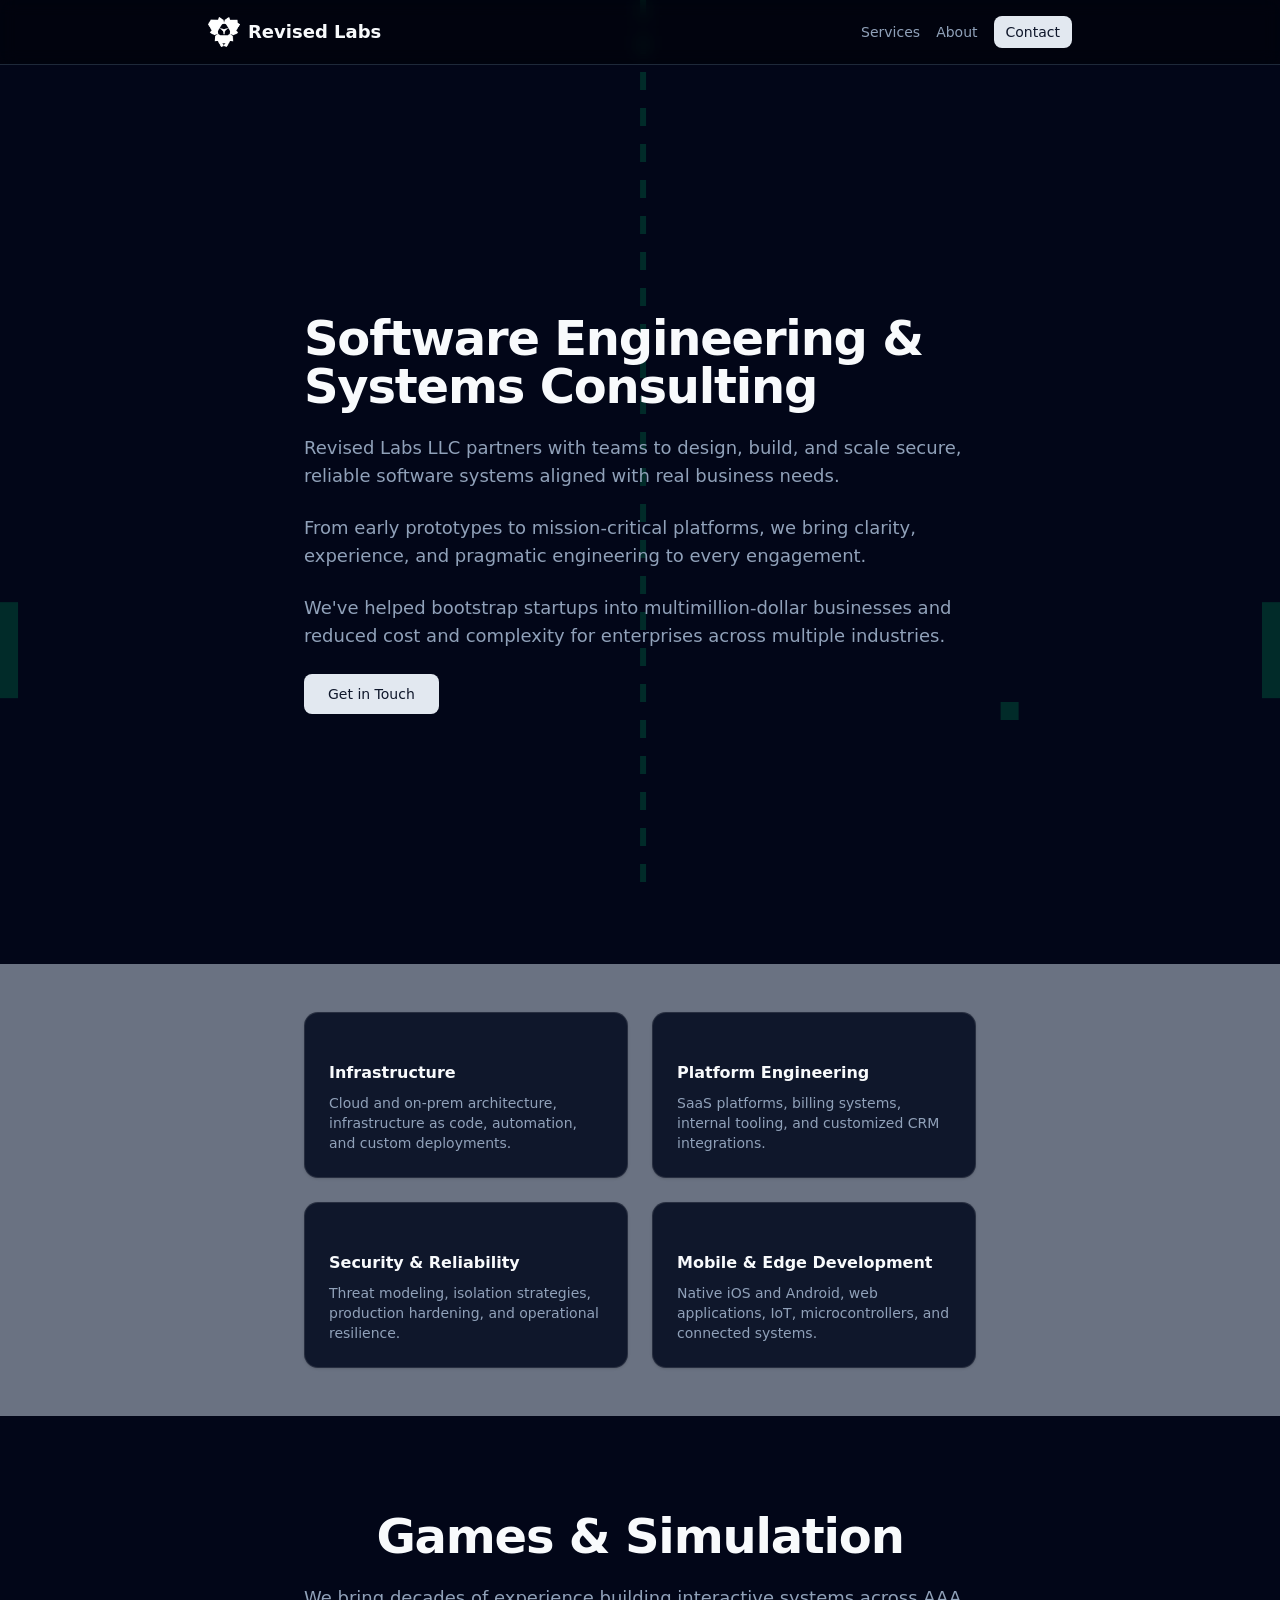
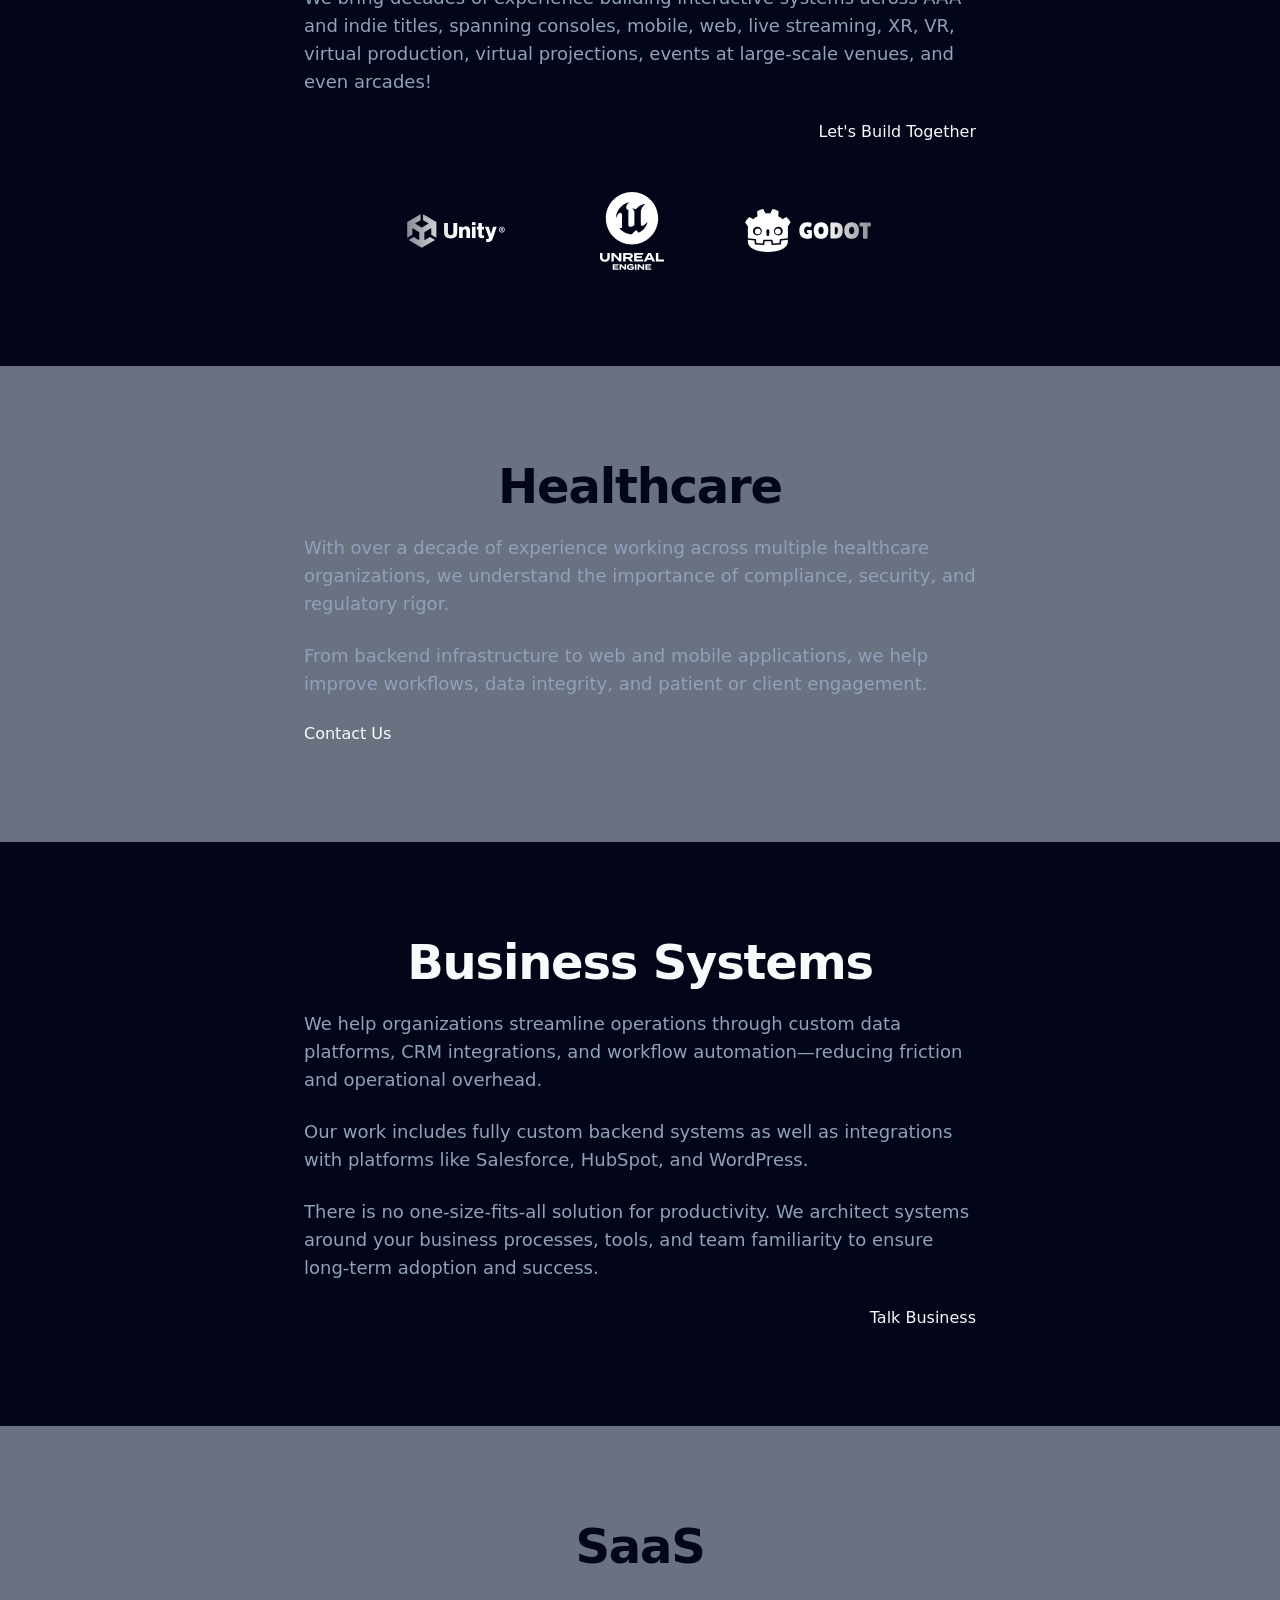
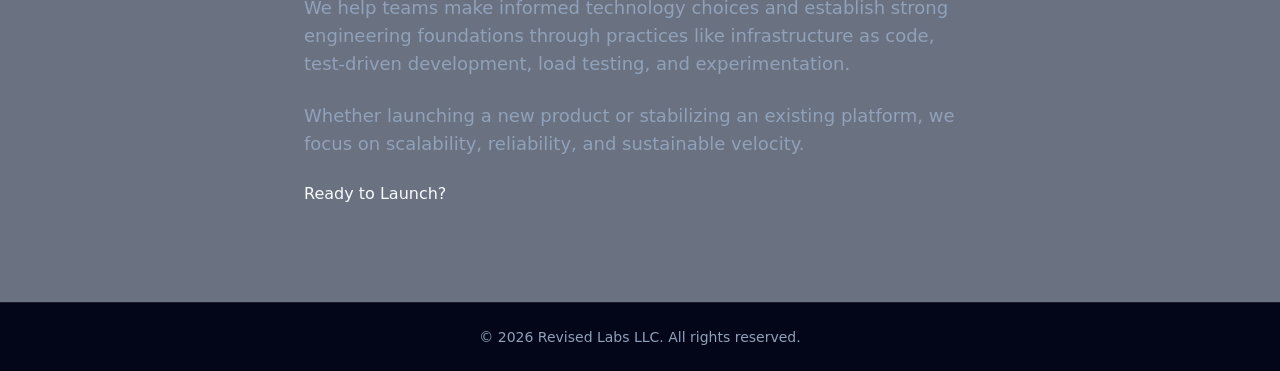
<file: index.html>
<!DOCTYPE html><!--KlMUzIXFXB7qTnHi_C3JT--><html lang="en"><head><meta charSet="utf-8"/><meta name="viewport" content="width=device-width, initial-scale=1"/><link rel="preload" href="/_next/static/media/797e433ab948586e-s.p.dbea232f.woff2" as="font" crossorigin="" type="font/woff2"/><link rel="preload" href="/_next/static/media/caa3a2e1cccd8315-s.p.853070df.woff2" as="font" crossorigin="" type="font/woff2"/><link rel="preload" as="image" href="/revised_labs.png"/><link rel="preload" as="image" href="/U_Logo_Small_White_RGB_1C.svg"/><link rel="preload" as="image" href="/UE-Primary-Logo-2023-Vertical-White.svg"/><link rel="preload" as="image" href="/logo_small_monochrome_dark.svg"/><link rel="stylesheet" href="/_next/static/chunks/b23eba26e3c3e248.css" data-precedence="next"/><link rel="preload" as="script" fetchPriority="low" href="/_next/static/chunks/e763ede94ab64db8.js"/><script src="/_next/static/chunks/aa0a7c5c022cbeb9.js" async=""></script><script src="/_next/static/chunks/d4b4a1ad90e2acdb.js" async=""></script><script src="/_next/static/chunks/0122bb27ffb6a1be.js" async=""></script><script src="/_next/static/chunks/turbopack-5ea8265640cfc899.js" async=""></script><script src="/_next/static/chunks/62719e72f26ec309.js" async=""></script><script src="/_next/static/chunks/9a33412247bd9cb0.js" async=""></script><script src="/_next/static/chunks/ff1a16fafef87110.js" async=""></script><script src="/_next/static/chunks/7340adf74ff47ec0.js" async=""></script><meta name="next-size-adjust" content=""/><title>Revised Labs LLC</title><meta name="description" content="Revised Labs LLC provides consulting in infrastructure, systems, and software engineering."/><link rel="icon" href="/favicon.ico?favicon.9a1964d8.ico" sizes="48x46" type="image/x-icon"/><script src="/_next/static/chunks/a6dad97d9634a72d.js" noModule=""></script></head><body class="geist_a71539c9-module__T19VSG__variable geist_mono_8d43a2aa-module__8Li5zG__variable min-h-screen flex flex-col antialiased dark"><div hidden=""><!--$--><!--/$--></div><header class="fixed w-full top-0 z-50 border-b border-gray-200 dark:border-gray-800 bg-white/80 dark:bg-black/40 backdrop-blur"><div class="max-w-4xl mx-auto flex h-16 items-center justify-between px-4"><a class="flex items-center gap-2 font-semibold text-lg" href="/"><img alt="Revised Labs Logo" width="32" height="32" decoding="async" data-nimg="1" style="color:transparent" src="/revised_labs.png"/><span>Revised Labs</span></a><nav class="flex items-center gap-4"><a class="text-sm text-muted-foreground" href="/services/">Services</a><a class="text-sm text-muted-foreground" href="/about/">About</a><a href="/contact/"><button data-slot="button" data-variant="default" data-size="sm" class="inline-flex items-center justify-center whitespace-nowrap text-sm font-medium transition-all disabled:pointer-events-none disabled:opacity-50 [&amp;_svg]:pointer-events-none [&amp;_svg:not([class*=&#x27;size-&#x27;])]:size-4 shrink-0 [&amp;_svg]:shrink-0 outline-none focus-visible:border-ring focus-visible:ring-ring/50 focus-visible:ring-[3px] aria-invalid:ring-destructive/20 dark:aria-invalid:ring-destructive/40 aria-invalid:border-destructive bg-primary text-primary-foreground hover:bg-primary/90 h-8 rounded-md gap-1.5 px-3 has-[&gt;svg]:px-2.5">Contact</button></a></nav></div></header><main class="flex-1"><div class="w-full pt-16"><section class="flex min-h-[100svh] items-center justify-center p-12"><div class="absolute inset-0 overflow-hidden z-0"><canvas></canvas></div><div class="space-y-6 max-w-2xl z-10 pointer-events-none"><h1 class="text-2xl md:text-5xl font-bold tracking-tight">Software Engineering &amp; Systems Consulting</h1><p class="text-lg text-muted-foreground">Revised Labs LLC partners with teams to design, build, and scale secure, reliable software systems aligned with real business needs.</p><p class="text-lg text-muted-foreground">From early prototypes to mission-critical platforms, we bring clarity, experience, and pragmatic engineering to every engagement.</p><p class="text-lg text-muted-foreground">We&#x27;ve helped bootstrap startups into multimillion-dollar businesses and reduced cost and complexity for enterprises across multiple industries.</p><a data-slot="button" data-variant="default" data-size="lg" class="inline-flex items-center justify-center gap-2 whitespace-nowrap text-sm font-medium transition-all disabled:pointer-events-none disabled:opacity-50 [&amp;_svg]:pointer-events-none [&amp;_svg:not([class*=&#x27;size-&#x27;])]:size-4 shrink-0 [&amp;_svg]:shrink-0 outline-none focus-visible:border-ring focus-visible:ring-ring/50 focus-visible:ring-[3px] aria-invalid:ring-destructive/20 dark:aria-invalid:ring-destructive/40 aria-invalid:border-destructive bg-primary text-primary-foreground hover:bg-primary/90 h-10 rounded-md px-6 has-[&gt;svg]:px-4 pointer-events-auto" href="/contact/">Get in Touch</a></div></section><section class="flex bg-gray-500 items-center justify-center p-12"><div class="grid gap-6 md:grid-cols-2 max-w-2xl"><div data-slot="card" class="bg-card text-card-foreground flex flex-col gap-6 rounded-xl border py-6 shadow-sm"><div data-slot="card-content" class="px-6 pt-6 space-y-2"><h3 class="font-semibold">Infrastructure</h3><p class="text-sm text-muted-foreground">Cloud and on-prem architecture, infrastructure as code, automation, and custom deployments.</p></div></div><div data-slot="card" class="bg-card text-card-foreground flex flex-col gap-6 rounded-xl border py-6 shadow-sm"><div data-slot="card-content" class="px-6 pt-6 space-y-2"><h3 class="font-semibold">Platform Engineering</h3><p class="text-sm text-muted-foreground">SaaS platforms, billing systems, internal tooling, and customized CRM integrations.</p></div></div><div data-slot="card" class="bg-card text-card-foreground flex flex-col gap-6 rounded-xl border py-6 shadow-sm"><div data-slot="card-content" class="px-6 pt-6 space-y-2"><h3 class="font-semibold">Security &amp; Reliability</h3><p class="text-sm text-muted-foreground">Threat modeling, isolation strategies, production hardening, and operational resilience.</p></div></div><div data-slot="card" class="bg-card text-card-foreground flex flex-col gap-6 rounded-xl border py-6 shadow-sm"><div data-slot="card-content" class="px-6 pt-6 space-y-2"><h3 class="font-semibold">Mobile &amp; Edge Development</h3><p class="text-sm text-muted-foreground">Native iOS and Android, web applications, IoT, microcontrollers, and connected systems.</p></div></div></div></section><section class="flex flex-col items-center justify-center p-12 gap-12"><div class="space-y-6 max-w-2xl mt-12"><h1 class="text-5xl font-bold tracking-tight text-center">Games &amp; Simulation</h1><p class="text-lg text-muted-foreground">We bring decades of experience building interactive systems across AAA and indie titles, spanning consoles, mobile, web, live streaming, XR, VR, virtual production, virtual projections, events at large-scale venues, and even arcades!</p><div class="flex justify-end"><a href="/contact/">Let&#x27;s Build Together</a></div></div><div class="relative w-full max-w-xl mx-auto overflow-hidden mb-12"><div class="logo-fade-mask"><div class="logo-track"><div class="flex items-center shrink-0"><div class="flex items-center gap-20 px-10"><a target="_blank" href="https://unity.com"><img alt="Unity logo" width="128" height="64" decoding="async" data-nimg="1" style="color:transparent" src="/U_Logo_Small_White_RGB_1C.svg"/><span class="sr-only">Unity Game Engine</span></a><a target="_blank" href="https://www.unrealengine.com/en-US"><img alt="Unreal Engine logo" width="64" height="64" decoding="async" data-nimg="1" style="color:transparent" src="/UE-Primary-Logo-2023-Vertical-White.svg"/><span class="sr-only">Unreal Engine</span></a><a target="_blank" href="https://godotengine.org"><img alt="Unreal Engine logo" width="128" height="64" decoding="async" data-nimg="1" style="color:transparent" src="/logo_small_monochrome_dark.svg"/><span class="sr-only">Godot Engine</span></a></div></div><div class="flex items-center shrink-0"><div class="flex items-center gap-20 px-10"><a target="_blank" href="https://unity.com"><img alt="Unity logo" width="128" height="64" decoding="async" data-nimg="1" style="color:transparent" src="/U_Logo_Small_White_RGB_1C.svg"/><span class="sr-only">Unity Game Engine</span></a><a target="_blank" href="https://www.unrealengine.com/en-US"><img alt="Unreal Engine logo" width="64" height="64" decoding="async" data-nimg="1" style="color:transparent" src="/UE-Primary-Logo-2023-Vertical-White.svg"/><span class="sr-only">Unreal Engine</span></a><a target="_blank" href="https://godotengine.org"><img alt="Unreal Engine logo" width="128" height="64" decoding="async" data-nimg="1" style="color:transparent" src="/logo_small_monochrome_dark.svg"/><span class="sr-only">Godot Engine</span></a></div></div><div class="flex items-center shrink-0"><div class="flex items-center gap-20 px-10"><a target="_blank" href="https://unity.com"><img alt="Unity logo" width="128" height="64" decoding="async" data-nimg="1" style="color:transparent" src="/U_Logo_Small_White_RGB_1C.svg"/><span class="sr-only">Unity Game Engine</span></a><a target="_blank" href="https://www.unrealengine.com/en-US"><img alt="Unreal Engine logo" width="64" height="64" decoding="async" data-nimg="1" style="color:transparent" src="/UE-Primary-Logo-2023-Vertical-White.svg"/><span class="sr-only">Unreal Engine</span></a><a target="_blank" href="https://godotengine.org"><img alt="Unreal Engine logo" width="128" height="64" decoding="async" data-nimg="1" style="color:transparent" src="/logo_small_monochrome_dark.svg"/><span class="sr-only">Godot Engine</span></a></div></div></div></div></div></section><section class="flex bg-gray-500 items-center justify-center p-12"><div class="space-y-6 max-w-2xl my-12"><h1 class="text-5xl font-bold tracking-tight text-background text-center">Healthcare</h1><p class="text-lg text-muted-foreground">With over a decade of experience working across multiple healthcare organizations, we understand the importance of compliance, security, and regulatory rigor.</p><p class="text-lg text-muted-foreground">From backend infrastructure to web and mobile applications, we help improve workflows, data integrity, and patient or client engagement.</p><div class="flex"><a href="/contact/">Contact Us</a></div></div></section><section class="flex items-center justify-center p-12"><div class="space-y-6 max-w-2xl my-12"><h1 class="text-5xl font-bold tracking-tight text-center">Business Systems</h1><p class="text-lg text-muted-foreground">We help organizations streamline operations through custom data platforms, CRM integrations, and workflow automation—reducing friction and operational overhead.</p><p class="text-lg text-muted-foreground">Our work includes fully custom backend systems as well as integrations with platforms like Salesforce, HubSpot, and WordPress.</p><p class="text-lg text-muted-foreground">There is no one-size-fits-all solution for productivity. We architect systems around your business processes, tools, and team familiarity to ensure long-term adoption and success.</p><div class="flex justify-end"><a href="/contact/">Talk Business</a></div></div></section><section class="flex bg-gray-500 items-center justify-center p-12"><div class="space-y-6 max-w-2xl my-12"><h1 class="text-5xl font-bold tracking-tight text-background text-center">SaaS</h1><p class="text-lg text-muted-foreground">We help teams make informed technology choices and establish strong engineering foundations through practices like infrastructure as code, test-driven development, load testing, and experimentation.</p><p class="text-lg text-muted-foreground">Whether launching a new product or stabilizing an existing platform, we focus on scalability, reliability, and sustainable velocity.</p><div class="flex"><a href="/contact/">Ready to Launch?</a></div></div></section></div><!--$--><!--/$--></main><footer class="w-full border-t py-6"><div class="container mx-auto px-4 text-center text-sm text-muted-foreground">© <!-- -->2026<!-- --> Revised Labs LLC. All rights reserved.</div></footer><section aria-label="Notifications alt+T" tabindex="-1" aria-live="polite" aria-relevant="additions text" aria-atomic="false"></section><script src="/_next/static/chunks/e763ede94ab64db8.js" id="_R_" async=""></script><script>(self.__next_f=self.__next_f||[]).push([0])</script><script>self.__next_f.push([1,"1:\"$Sreact.fragment\"\n2:I[22016,[\"/_next/static/chunks/62719e72f26ec309.js\",\"/_next/static/chunks/9a33412247bd9cb0.js\"],\"\"]\n3:I[5500,[\"/_next/static/chunks/62719e72f26ec309.js\",\"/_next/static/chunks/9a33412247bd9cb0.js\"],\"Image\"]\n4:I[39756,[\"/_next/static/chunks/ff1a16fafef87110.js\",\"/_next/static/chunks/7340adf74ff47ec0.js\"],\"default\"]\n5:I[37457,[\"/_next/static/chunks/ff1a16fafef87110.js\",\"/_next/static/chunks/7340adf74ff47ec0.js\"],\"default\"]\n6:I[13354,[\"/_next/static/chunks/62719e72f26ec309.js\"],\"Toaster\"]\n7:I[92681,[\"/_next/static/chunks/62719e72f26ec309.js\",\"/_next/static/chunks/9a33412247bd9cb0.js\"],\"default\"]\n13:I[68027,[],\"default\"]\n:HL[\"/_next/static/chunks/b23eba26e3c3e248.css\",\"style\"]\n:HL[\"/_next/static/media/797e433ab948586e-s.p.dbea232f.woff2\",\"font\",{\"crossOrigin\":\"\",\"type\":\"font/woff2\"}]\n:HL[\"/_next/static/media/caa3a2e1cccd8315-s.p.853070df.woff2\",\"font\",{\"crossOrigin\":\"\",\"type\":\"font/woff2\"}]\n"])</script><script>self.__next_f.push([1,"0:{\"P\":null,\"b\":\"KlMUzIXFXB7qTnHi_C3JT\",\"c\":[\"\",\"\"],\"q\":\"\",\"i\":false,\"f\":[[[\"\",{\"children\":[\"__PAGE__\",{}]},\"$undefined\",\"$undefined\",true],[[\"$\",\"$1\",\"c\",{\"children\":[[[\"$\",\"link\",\"0\",{\"rel\":\"stylesheet\",\"href\":\"/_next/static/chunks/b23eba26e3c3e248.css\",\"precedence\":\"next\",\"crossOrigin\":\"$undefined\",\"nonce\":\"$undefined\"}],[\"$\",\"script\",\"script-0\",{\"src\":\"/_next/static/chunks/62719e72f26ec309.js\",\"async\":true,\"nonce\":\"$undefined\"}]],[\"$\",\"html\",null,{\"lang\":\"en\",\"children\":[\"$\",\"body\",null,{\"className\":\"geist_a71539c9-module__T19VSG__variable geist_mono_8d43a2aa-module__8Li5zG__variable min-h-screen flex flex-col antialiased dark\",\"children\":[[\"$\",\"header\",null,{\"className\":\"fixed w-full top-0 z-50 border-b border-gray-200 dark:border-gray-800 bg-white/80 dark:bg-black/40 backdrop-blur\",\"children\":[\"$\",\"div\",null,{\"className\":\"max-w-4xl mx-auto flex h-16 items-center justify-between px-4\",\"children\":[[\"$\",\"$L2\",null,{\"href\":\"/\",\"className\":\"flex items-center gap-2 font-semibold text-lg\",\"children\":[[\"$\",\"$L3\",null,{\"src\":\"/revised_labs.png\",\"alt\":\"Revised Labs Logo\",\"width\":32,\"height\":32,\"priority\":true}],[\"$\",\"span\",null,{\"children\":\"Revised Labs\"}]]}],[\"$\",\"nav\",null,{\"className\":\"flex items-center gap-4\",\"children\":[[\"$\",\"$L2\",null,{\"href\":\"/services\",\"className\":\"text-sm text-muted-foreground\",\"children\":\"Services\"}],[\"$\",\"$L2\",null,{\"href\":\"/about\",\"className\":\"text-sm text-muted-foreground\",\"children\":\"About\"}],[\"$\",\"$L2\",null,{\"href\":\"/contact\",\"children\":[\"$\",\"button\",null,{\"data-slot\":\"button\",\"data-variant\":\"default\",\"data-size\":\"sm\",\"className\":\"inline-flex items-center justify-center whitespace-nowrap text-sm font-medium transition-all disabled:pointer-events-none disabled:opacity-50 [\u0026_svg]:pointer-events-none [\u0026_svg:not([class*='size-'])]:size-4 shrink-0 [\u0026_svg]:shrink-0 outline-none focus-visible:border-ring focus-visible:ring-ring/50 focus-visible:ring-[3px] aria-invalid:ring-destructive/20 dark:aria-invalid:ring-destructive/40 aria-invalid:border-destructive bg-primary text-primary-foreground hover:bg-primary/90 h-8 rounded-md gap-1.5 px-3 has-[\u003esvg]:px-2.5\",\"children\":\"Contact\"}]}]]}]]}]}],[\"$\",\"main\",null,{\"className\":\"flex-1\",\"children\":[\"$\",\"$L4\",null,{\"parallelRouterKey\":\"children\",\"error\":\"$undefined\",\"errorStyles\":\"$undefined\",\"errorScripts\":\"$undefined\",\"template\":[\"$\",\"$L5\",null,{}],\"templateStyles\":\"$undefined\",\"templateScripts\":\"$undefined\",\"notFound\":[[[\"$\",\"title\",null,{\"children\":\"404: This page could not be found.\"}],[\"$\",\"div\",null,{\"style\":{\"fontFamily\":\"system-ui,\\\"Segoe UI\\\",Roboto,Helvetica,Arial,sans-serif,\\\"Apple Color Emoji\\\",\\\"Segoe UI Emoji\\\"\",\"height\":\"100vh\",\"textAlign\":\"center\",\"display\":\"flex\",\"flexDirection\":\"column\",\"alignItems\":\"center\",\"justifyContent\":\"center\"},\"children\":[\"$\",\"div\",null,{\"children\":[[\"$\",\"style\",null,{\"dangerouslySetInnerHTML\":{\"__html\":\"body{color:#000;background:#fff;margin:0}.next-error-h1{border-right:1px solid rgba(0,0,0,.3)}@media (prefers-color-scheme:dark){body{color:#fff;background:#000}.next-error-h1{border-right:1px solid rgba(255,255,255,.3)}}\"}}],[\"$\",\"h1\",null,{\"className\":\"next-error-h1\",\"style\":{\"display\":\"inline-block\",\"margin\":\"0 20px 0 0\",\"padding\":\"0 23px 0 0\",\"fontSize\":24,\"fontWeight\":500,\"verticalAlign\":\"top\",\"lineHeight\":\"49px\"},\"children\":404}],[\"$\",\"div\",null,{\"style\":{\"display\":\"inline-block\"},\"children\":[\"$\",\"h2\",null,{\"style\":{\"fontSize\":14,\"fontWeight\":400,\"lineHeight\":\"49px\",\"margin\":0},\"children\":\"This page could not be found.\"}]}]]}]}]],[]],\"forbidden\":\"$undefined\",\"unauthorized\":\"$undefined\"}]}],[\"$\",\"footer\",null,{\"className\":\"w-full border-t py-6\",\"children\":[\"$\",\"div\",null,{\"className\":\"container mx-auto px-4 text-center text-sm text-muted-foreground\",\"children\":[\"© \",2026,\" Revised Labs LLC. All rights reserved.\"]}]}],[\"$\",\"$L6\",null,{\"position\":\"top-center\"}]]}]}]]}],{\"children\":[[\"$\",\"$1\",\"c\",{\"children\":[[\"$\",\"div\",null,{\"className\":\"w-full pt-16\",\"children\":[[\"$\",\"section\",null,{\"className\":\"flex min-h-[100svh] items-center justify-center p-12\",\"children\":[[\"$\",\"$L7\",null,{}],[\"$\",\"div\",null,{\"className\":\"space-y-6 max-w-2xl z-10 pointer-events-none\",\"children\":[[\"$\",\"h1\",null,{\"className\":\"text-2xl md:text-5xl font-bold tracking-tight\",\"children\":\"Software Engineering \u0026 Systems Consulting\"}],[\"$\",\"p\",null,{\"className\":\"text-lg text-muted-foreground\",\"children\":\"Revised Labs LLC partners with teams to design, build, and scale secure, reliable software systems aligned with real business needs.\"}],\"$L8\",\"$L9\",\"$La\"]}]]}],\"$Lb\",\"$Lc\",\"$Ld\",\"$Le\",\"$Lf\"]}],[\"$L10\"],\"$L11\"]}],{},null,false,false]},null,false,false],\"$L12\",false]],\"m\":\"$undefined\",\"G\":[\"$13\",[]],\"S\":true}\n"])</script><script>self.__next_f.push([1,"14:I[97367,[\"/_next/static/chunks/ff1a16fafef87110.js\",\"/_next/static/chunks/7340adf74ff47ec0.js\"],\"OutletBoundary\"]\n15:\"$Sreact.suspense\"\n17:I[97367,[\"/_next/static/chunks/ff1a16fafef87110.js\",\"/_next/static/chunks/7340adf74ff47ec0.js\"],\"ViewportBoundary\"]\n19:I[97367,[\"/_next/static/chunks/ff1a16fafef87110.js\",\"/_next/static/chunks/7340adf74ff47ec0.js\"],\"MetadataBoundary\"]\n8:[\"$\",\"p\",null,{\"className\":\"text-lg text-muted-foreground\",\"children\":\"From early prototypes to mission-critical platforms, we bring clarity, experience, and pragmatic engineering to every engagement.\"}]\n9:[\"$\",\"p\",null,{\"className\":\"text-lg text-muted-foreground\",\"children\":\"We've helped bootstrap startups into multimillion-dollar businesses and reduced cost and complexity for enterprises across multiple industries.\"}]\na:[\"$\",\"$L2\",null,{\"href\":\"/contact\",\"children\":\"Get in Touch\",\"data-slot\":\"button\",\"data-variant\":\"default\",\"data-size\":\"lg\",\"className\":\"inline-flex items-center justify-center gap-2 whitespace-nowrap text-sm font-medium transition-all disabled:pointer-events-none disabled:opacity-50 [\u0026_svg]:pointer-events-none [\u0026_svg:not([class*='size-'])]:size-4 shrink-0 [\u0026_svg]:shrink-0 outline-none focus-visible:border-ring focus-visible:ring-ring/50 focus-visible:ring-[3px] aria-invalid:ring-destructive/20 dark:aria-invalid:ring-destructive/40 aria-invalid:border-destructive bg-primary text-primary-foreground hover:bg-primary/90 h-10 rounded-md px-6 has-[\u003esvg]:px-4 pointer-events-auto\",\"ref\":null}]\n"])</script><script>self.__next_f.push([1,"b:[\"$\",\"section\",null,{\"className\":\"flex bg-gray-500 items-center justify-center p-12\",\"children\":[\"$\",\"div\",null,{\"className\":\"grid gap-6 md:grid-cols-2 max-w-2xl\",\"children\":[[\"$\",\"div\",\"Infrastructure\",{\"data-slot\":\"card\",\"className\":\"bg-card text-card-foreground flex flex-col gap-6 rounded-xl border py-6 shadow-sm\",\"children\":[\"$\",\"div\",null,{\"data-slot\":\"card-content\",\"className\":\"px-6 pt-6 space-y-2\",\"children\":[[\"$\",\"h3\",null,{\"className\":\"font-semibold\",\"children\":\"Infrastructure\"}],[\"$\",\"p\",null,{\"className\":\"text-sm text-muted-foreground\",\"children\":\"Cloud and on-prem architecture, infrastructure as code, automation, and custom deployments.\"}]]}]}],[\"$\",\"div\",\"Platform Engineering\",{\"data-slot\":\"card\",\"className\":\"bg-card text-card-foreground flex flex-col gap-6 rounded-xl border py-6 shadow-sm\",\"children\":[\"$\",\"div\",null,{\"data-slot\":\"card-content\",\"className\":\"px-6 pt-6 space-y-2\",\"children\":[[\"$\",\"h3\",null,{\"className\":\"font-semibold\",\"children\":\"Platform Engineering\"}],[\"$\",\"p\",null,{\"className\":\"text-sm text-muted-foreground\",\"children\":\"SaaS platforms, billing systems, internal tooling, and customized CRM integrations.\"}]]}]}],[\"$\",\"div\",\"Security \u0026 Reliability\",{\"data-slot\":\"card\",\"className\":\"bg-card text-card-foreground flex flex-col gap-6 rounded-xl border py-6 shadow-sm\",\"children\":[\"$\",\"div\",null,{\"data-slot\":\"card-content\",\"className\":\"px-6 pt-6 space-y-2\",\"children\":[[\"$\",\"h3\",null,{\"className\":\"font-semibold\",\"children\":\"Security \u0026 Reliability\"}],[\"$\",\"p\",null,{\"className\":\"text-sm text-muted-foreground\",\"children\":\"Threat modeling, isolation strategies, production hardening, and operational resilience.\"}]]}]}],[\"$\",\"div\",\"Mobile \u0026 Edge Development\",{\"data-slot\":\"card\",\"className\":\"bg-card text-card-foreground flex flex-col gap-6 rounded-xl border py-6 shadow-sm\",\"children\":[\"$\",\"div\",null,{\"data-slot\":\"card-content\",\"className\":\"px-6 pt-6 space-y-2\",\"children\":[[\"$\",\"h3\",null,{\"className\":\"font-semibold\",\"children\":\"Mobile \u0026 Edge Development\"}],[\"$\",\"p\",null,{\"className\":\"text-sm text-muted-foreground\",\"children\":\"Native iOS and Android, web applications, IoT, microcontrollers, and connected systems.\"}]]}]}]]}]}]\n"])</script><script>self.__next_f.push([1,"c:[\"$\",\"section\",null,{\"className\":\"flex flex-col items-center justify-center p-12 gap-12\",\"children\":[[\"$\",\"div\",null,{\"className\":\"space-y-6 max-w-2xl mt-12\",\"children\":[[\"$\",\"h1\",null,{\"className\":\"text-5xl font-bold tracking-tight text-center\",\"children\":\"Games \u0026 Simulation\"}],[\"$\",\"p\",null,{\"className\":\"text-lg text-muted-foreground\",\"children\":\"We bring decades of experience building interactive systems across AAA and indie titles, spanning consoles, mobile, web, live streaming, XR, VR, virtual production, virtual projections, events at large-scale venues, and even arcades!\"}],[\"$\",\"div\",null,{\"className\":\"flex justify-end\",\"children\":[\"$\",\"$L2\",null,{\"href\":\"/contact\",\"children\":\"Let's Build Together\"}]}]]}],[\"$\",\"div\",null,{\"className\":\"relative w-full max-w-xl mx-auto overflow-hidden mb-12\",\"children\":[\"$\",\"div\",null,{\"className\":\"logo-fade-mask\",\"children\":[\"$\",\"div\",null,{\"className\":\"logo-track\",\"children\":[[\"$\",\"div\",null,{\"className\":\"flex items-center shrink-0\",\"children\":[\"$\",\"div\",null,{\"className\":\"flex items-center gap-20 px-10\",\"children\":[[\"$\",\"$L2\",null,{\"href\":\"https://unity.com\",\"target\":\"_blank\",\"children\":[[\"$\",\"$L3\",null,{\"src\":\"/U_Logo_Small_White_RGB_1C.svg\",\"alt\":\"Unity logo\",\"width\":128,\"height\":64,\"priority\":true}],[\"$\",\"span\",null,{\"className\":\"sr-only\",\"children\":\"Unity Game Engine\"}]]}],[\"$\",\"$L2\",null,{\"href\":\"https://www.unrealengine.com/en-US\",\"target\":\"_blank\",\"children\":[[\"$\",\"$L3\",null,{\"src\":\"/UE-Primary-Logo-2023-Vertical-White.svg\",\"alt\":\"Unreal Engine logo\",\"width\":64,\"height\":64,\"priority\":true}],[\"$\",\"span\",null,{\"className\":\"sr-only\",\"children\":\"Unreal Engine\"}]]}],[\"$\",\"$L2\",null,{\"href\":\"https://godotengine.org\",\"target\":\"_blank\",\"children\":[[\"$\",\"$L3\",null,{\"src\":\"/logo_small_monochrome_dark.svg\",\"alt\":\"Unreal Engine logo\",\"width\":128,\"height\":64,\"priority\":true}],[\"$\",\"span\",null,{\"className\":\"sr-only\",\"children\":\"Godot Engine\"}]]}]]}]}],[\"$\",\"div\",null,{\"className\":\"flex items-center shrink-0\",\"children\":[\"$\",\"div\",null,{\"className\":\"flex items-center gap-20 px-10\",\"children\":[[\"$\",\"$L2\",null,{\"href\":\"https://unity.com\",\"target\":\"_blank\",\"children\":[[\"$\",\"$L3\",null,{\"src\":\"/U_Logo_Small_White_RGB_1C.svg\",\"alt\":\"Unity logo\",\"width\":128,\"height\":64,\"priority\":true}],[\"$\",\"span\",null,{\"className\":\"sr-only\",\"children\":\"Unity Game Engine\"}]]}],[\"$\",\"$L2\",null,{\"href\":\"https://www.unrealengine.com/en-US\",\"target\":\"_blank\",\"children\":[[\"$\",\"$L3\",null,{\"src\":\"/UE-Primary-Logo-2023-Vertical-White.svg\",\"alt\":\"Unreal Engine logo\",\"width\":64,\"height\":64,\"priority\":true}],[\"$\",\"span\",null,{\"className\":\"sr-only\",\"children\":\"Unreal Engine\"}]]}],[\"$\",\"$L2\",null,{\"href\":\"https://godotengine.org\",\"target\":\"_blank\",\"children\":[[\"$\",\"$L3\",null,{\"src\":\"/logo_small_monochrome_dark.svg\",\"alt\":\"Unreal Engine logo\",\"width\":128,\"height\":64,\"priority\":true}],[\"$\",\"span\",null,{\"className\":\"sr-only\",\"children\":\"Godot Engine\"}]]}]]}]}],[\"$\",\"div\",null,{\"className\":\"flex items-center shrink-0\",\"children\":[\"$\",\"div\",null,{\"className\":\"flex items-center gap-20 px-10\",\"children\":[[\"$\",\"$L2\",null,{\"href\":\"https://unity.com\",\"target\":\"_blank\",\"children\":[[\"$\",\"$L3\",null,{\"src\":\"/U_Logo_Small_White_RGB_1C.svg\",\"alt\":\"Unity logo\",\"width\":128,\"height\":64,\"priority\":true}],[\"$\",\"span\",null,{\"className\":\"sr-only\",\"children\":\"Unity Game Engine\"}]]}],[\"$\",\"$L2\",null,{\"href\":\"https://www.unrealengine.com/en-US\",\"target\":\"_blank\",\"children\":[[\"$\",\"$L3\",null,{\"src\":\"/UE-Primary-Logo-2023-Vertical-White.svg\",\"alt\":\"Unreal Engine logo\",\"width\":64,\"height\":64,\"priority\":true}],[\"$\",\"span\",null,{\"className\":\"sr-only\",\"children\":\"Unreal Engine\"}]]}],[\"$\",\"$L2\",null,{\"href\":\"https://godotengine.org\",\"target\":\"_blank\",\"children\":[[\"$\",\"$L3\",null,{\"src\":\"/logo_small_monochrome_dark.svg\",\"alt\":\"Unreal Engine logo\",\"width\":128,\"height\":64,\"priority\":true}],[\"$\",\"span\",null,{\"className\":\"sr-only\",\"children\":\"Godot Engine\"}]]}]]}]}]]}]}]}]]}]\n"])</script><script>self.__next_f.push([1,"d:[\"$\",\"section\",null,{\"className\":\"flex bg-gray-500 items-center justify-center p-12\",\"children\":[\"$\",\"div\",null,{\"className\":\"space-y-6 max-w-2xl my-12\",\"children\":[[\"$\",\"h1\",null,{\"className\":\"text-5xl font-bold tracking-tight text-background text-center\",\"children\":\"Healthcare\"}],[\"$\",\"p\",null,{\"className\":\"text-lg text-muted-foreground\",\"children\":\"With over a decade of experience working across multiple healthcare organizations, we understand the importance of compliance, security, and regulatory rigor.\"}],[\"$\",\"p\",null,{\"className\":\"text-lg text-muted-foreground\",\"children\":\"From backend infrastructure to web and mobile applications, we help improve workflows, data integrity, and patient or client engagement.\"}],[\"$\",\"div\",null,{\"className\":\"flex\",\"children\":[\"$\",\"$L2\",null,{\"href\":\"/contact\",\"children\":\"Contact Us\"}]}]]}]}]\ne:[\"$\",\"section\",null,{\"className\":\"flex items-center justify-center p-12\",\"children\":[\"$\",\"div\",null,{\"className\":\"space-y-6 max-w-2xl my-12\",\"children\":[[\"$\",\"h1\",null,{\"className\":\"text-5xl font-bold tracking-tight text-center\",\"children\":\"Business Systems\"}],[\"$\",\"p\",null,{\"className\":\"text-lg text-muted-foreground\",\"children\":\"We help organizations streamline operations through custom data platforms, CRM integrations, and workflow automation—reducing friction and operational overhead.\"}],[\"$\",\"p\",null,{\"className\":\"text-lg text-muted-foreground\",\"children\":\"Our work includes fully custom backend systems as well as integrations with platforms like Salesforce, HubSpot, and WordPress.\"}],[\"$\",\"p\",null,{\"className\":\"text-lg text-muted-foreground\",\"children\":\"There is no one-size-fits-all solution for productivity. We architect systems around your business processes, tools, and team familiarity to ensure long-term adoption and success.\"}],[\"$\",\"div\",null,{\"className\":\"flex justify-end\",\"children\":[\"$\",\"$L2\",null,{\"href\":\"/contact\",\"children\":\"Talk Business\"}]}]]}]}]\nf:[\"$\",\"section\",null,{\"className\":\"flex bg-gray-500 items-center justify-center p-12\",\"children\":[\"$\",\"div\",null,{\"className\":\"space-y-6 max-w-2xl my-12\",\"children\":[[\"$\",\"h1\",null,{\"className\":\"text-5xl font-bold tracking-tight text-background text-center\",\"children\":\"SaaS\"}],[\"$\",\"p\",null,{\"className\":\"text-lg text-muted-foreground\",\"children\":\"We help teams make informed technology choices and establish strong engineering foundations through practices like infrastructure as code, test-driven development, load testing, and experimentation.\"}],[\"$\",\"p\",null,{\"className\":\"text-lg text-muted-foreground\",\"children\":\"Whether launching a new product or stabilizing an existing platform, we focus on scalability, reliability, and sustainable velocity.\"}],[\"$\",\"div\",null,{\"className\":\"flex\",\"children\":[\"$\",\"$L2\",null,{\"href\":\"/contact\",\"children\":\"Ready to Launch?\"}]}]]}]}]\n10:[\"$\",\"script\",\"script-0\",{\"src\":\"/_next/static/chunks/9a33412247bd9cb0.js\",\"async\":true,\"nonce\":\"$undefined\"}]\n11:[\"$\",\"$L14\",null,{\"children\":[\"$\",\"$15\",null,{\"name\":\"Next.MetadataOutlet\",\"children\":\"$@16\"}]}]\n12:[\"$\",\"$1\",\"h\",{\"children\":[null,[\"$\",\"$L17\",null,{\"children\":\"$L18\"}],[\"$\",\"div\",null,{\"hidden\":true,\"children\":[\"$\",\"$L19\",null,{\"children\":[\"$\",\"$15\",null,{\"name\":\"Next.Metadata\",\"children\":\"$L1a\"}]}]}],[\"$\",\"meta\",null,{\"name\":\"next-size-adjust\",\"content\":\"\"}]]}]\n"])</script><script>self.__next_f.push([1,"18:[[\"$\",\"meta\",\"0\",{\"charSet\":\"utf-8\"}],[\"$\",\"meta\",\"1\",{\"name\":\"viewport\",\"content\":\"width=device-width, initial-scale=1\"}]]\n"])</script><script>self.__next_f.push([1,"1b:I[27201,[\"/_next/static/chunks/ff1a16fafef87110.js\",\"/_next/static/chunks/7340adf74ff47ec0.js\"],\"IconMark\"]\n16:null\n1a:[[\"$\",\"title\",\"0\",{\"children\":\"Revised Labs LLC\"}],[\"$\",\"meta\",\"1\",{\"name\":\"description\",\"content\":\"Revised Labs LLC provides consulting in infrastructure, systems, and software engineering.\"}],[\"$\",\"link\",\"2\",{\"rel\":\"icon\",\"href\":\"/favicon.ico?favicon.9a1964d8.ico\",\"sizes\":\"48x46\",\"type\":\"image/x-icon\"}],[\"$\",\"$L1b\",\"3\",{}]]\n"])</script></body></html>
</file>
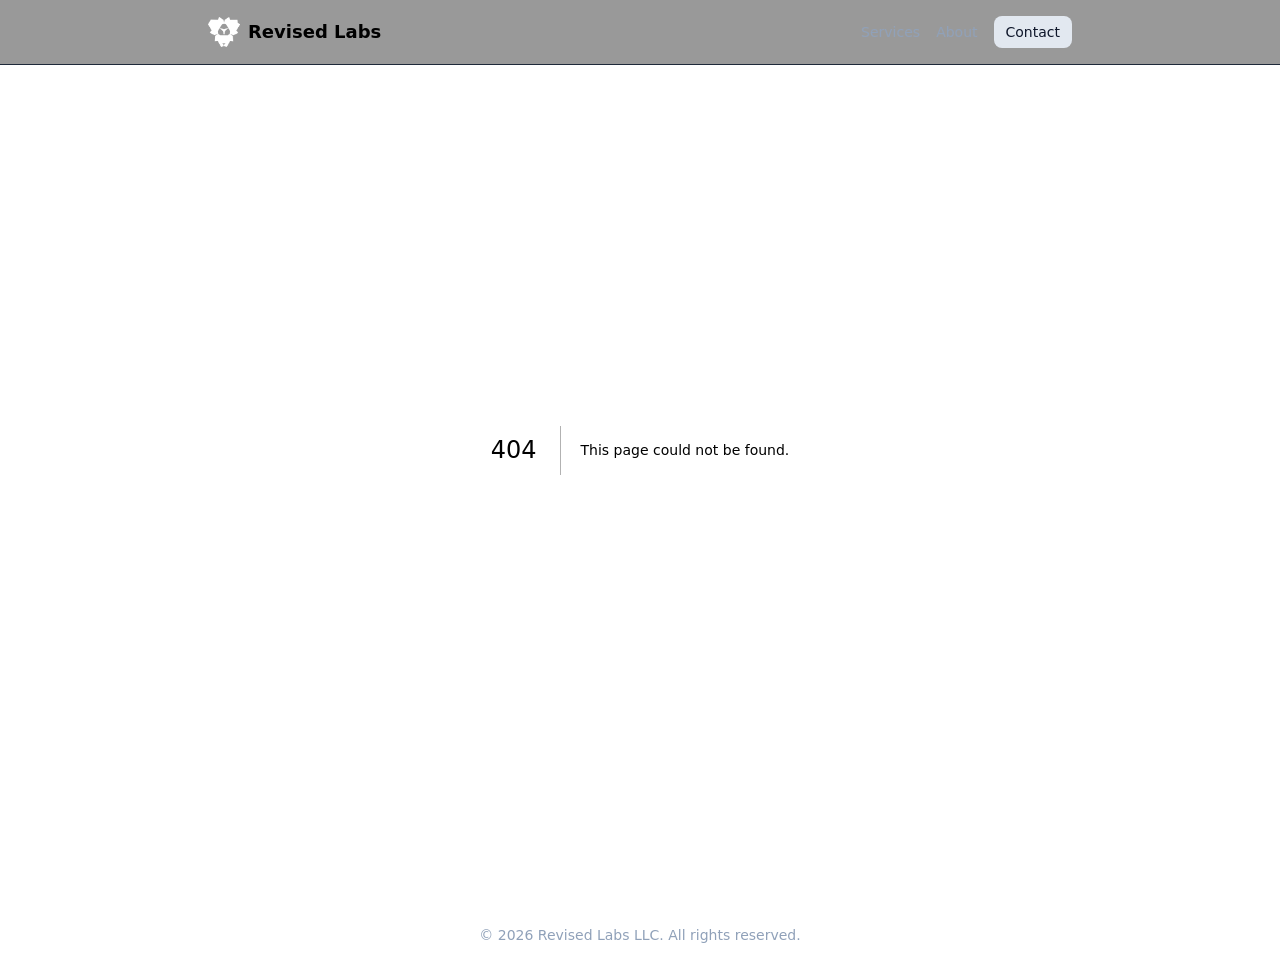
<file: 404/index.html>
<!DOCTYPE html><!--KlMUzIXFXB7qTnHi_C3JT--><html lang="en"><head><meta charSet="utf-8"/><meta name="viewport" content="width=device-width, initial-scale=1"/><link rel="preload" as="image" href="/revised_labs.png"/><link rel="stylesheet" href="/_next/static/chunks/b23eba26e3c3e248.css" data-precedence="next"/><link rel="preload" as="script" fetchPriority="low" href="/_next/static/chunks/e763ede94ab64db8.js"/><script src="/_next/static/chunks/aa0a7c5c022cbeb9.js" async=""></script><script src="/_next/static/chunks/d4b4a1ad90e2acdb.js" async=""></script><script src="/_next/static/chunks/0122bb27ffb6a1be.js" async=""></script><script src="/_next/static/chunks/turbopack-5ea8265640cfc899.js" async=""></script><script src="/_next/static/chunks/62719e72f26ec309.js" async=""></script><script src="/_next/static/chunks/ff1a16fafef87110.js" async=""></script><script src="/_next/static/chunks/7340adf74ff47ec0.js" async=""></script><title>404: This page could not be found.</title><meta name="robots" content="noindex"/><meta name="next-size-adjust" content=""/><title>Revised Labs LLC</title><meta name="description" content="Revised Labs LLC provides consulting in infrastructure, systems, and software engineering."/><link rel="icon" href="/favicon.ico?favicon.9a1964d8.ico" sizes="48x46" type="image/x-icon"/><script src="/_next/static/chunks/a6dad97d9634a72d.js" noModule=""></script></head><body class="geist_a71539c9-module__T19VSG__variable geist_mono_8d43a2aa-module__8Li5zG__variable min-h-screen flex flex-col antialiased dark"><div hidden=""><!--$--><!--/$--></div><header class="fixed w-full top-0 z-50 border-b border-gray-200 dark:border-gray-800 bg-white/80 dark:bg-black/40 backdrop-blur"><div class="max-w-4xl mx-auto flex h-16 items-center justify-between px-4"><a class="flex items-center gap-2 font-semibold text-lg" href="/"><img alt="Revised Labs Logo" width="32" height="32" decoding="async" data-nimg="1" style="color:transparent" src="/revised_labs.png"/><span>Revised Labs</span></a><nav class="flex items-center gap-4"><a class="text-sm text-muted-foreground" href="/services/">Services</a><a class="text-sm text-muted-foreground" href="/about/">About</a><a href="/contact/"><button data-slot="button" data-variant="default" data-size="sm" class="inline-flex items-center justify-center whitespace-nowrap text-sm font-medium transition-all disabled:pointer-events-none disabled:opacity-50 [&amp;_svg]:pointer-events-none [&amp;_svg:not([class*=&#x27;size-&#x27;])]:size-4 shrink-0 [&amp;_svg]:shrink-0 outline-none focus-visible:border-ring focus-visible:ring-ring/50 focus-visible:ring-[3px] aria-invalid:ring-destructive/20 dark:aria-invalid:ring-destructive/40 aria-invalid:border-destructive bg-primary text-primary-foreground hover:bg-primary/90 h-8 rounded-md gap-1.5 px-3 has-[&gt;svg]:px-2.5">Contact</button></a></nav></div></header><main class="flex-1"><div style="font-family:system-ui,&quot;Segoe UI&quot;,Roboto,Helvetica,Arial,sans-serif,&quot;Apple Color Emoji&quot;,&quot;Segoe UI Emoji&quot;;height:100vh;text-align:center;display:flex;flex-direction:column;align-items:center;justify-content:center"><div><style>body{color:#000;background:#fff;margin:0}.next-error-h1{border-right:1px solid rgba(0,0,0,.3)}@media (prefers-color-scheme:dark){body{color:#fff;background:#000}.next-error-h1{border-right:1px solid rgba(255,255,255,.3)}}</style><h1 class="next-error-h1" style="display:inline-block;margin:0 20px 0 0;padding:0 23px 0 0;font-size:24px;font-weight:500;vertical-align:top;line-height:49px">404</h1><div style="display:inline-block"><h2 style="font-size:14px;font-weight:400;line-height:49px;margin:0">This page could not be found.</h2></div></div></div><!--$--><!--/$--></main><footer class="w-full border-t py-6"><div class="container mx-auto px-4 text-center text-sm text-muted-foreground">© <!-- -->2026<!-- --> Revised Labs LLC. All rights reserved.</div></footer><section aria-label="Notifications alt+T" tabindex="-1" aria-live="polite" aria-relevant="additions text" aria-atomic="false"></section><script src="/_next/static/chunks/e763ede94ab64db8.js" id="_R_" async=""></script><script>(self.__next_f=self.__next_f||[]).push([0])</script><script>self.__next_f.push([1,"1:\"$Sreact.fragment\"\n2:I[22016,[\"/_next/static/chunks/62719e72f26ec309.js\"],\"\"]\n3:I[5500,[\"/_next/static/chunks/62719e72f26ec309.js\"],\"Image\"]\n4:I[39756,[\"/_next/static/chunks/ff1a16fafef87110.js\",\"/_next/static/chunks/7340adf74ff47ec0.js\"],\"default\"]\n5:I[37457,[\"/_next/static/chunks/ff1a16fafef87110.js\",\"/_next/static/chunks/7340adf74ff47ec0.js\"],\"default\"]\n6:I[13354,[\"/_next/static/chunks/62719e72f26ec309.js\"],\"Toaster\"]\nb:I[68027,[\"/_next/static/chunks/ff1a16fafef87110.js\",\"/_next/static/chunks/7340adf74ff47ec0.js\"],\"default\"]\n:HL[\"/_next/static/chunks/b23eba26e3c3e248.css\",\"style\"]\n"])</script><script>self.__next_f.push([1,"0:{\"P\":null,\"b\":\"KlMUzIXFXB7qTnHi_C3JT\",\"c\":[\"\",\"_not-found\",\"\"],\"q\":\"\",\"i\":false,\"f\":[[[\"\",{\"children\":[\"/_not-found\",{\"children\":[\"__PAGE__\",{}]}]},\"$undefined\",\"$undefined\",true],[[\"$\",\"$1\",\"c\",{\"children\":[[[\"$\",\"link\",\"0\",{\"rel\":\"stylesheet\",\"href\":\"/_next/static/chunks/b23eba26e3c3e248.css\",\"precedence\":\"next\",\"crossOrigin\":\"$undefined\",\"nonce\":\"$undefined\"}],[\"$\",\"script\",\"script-0\",{\"src\":\"/_next/static/chunks/62719e72f26ec309.js\",\"async\":true,\"nonce\":\"$undefined\"}]],[\"$\",\"html\",null,{\"lang\":\"en\",\"children\":[\"$\",\"body\",null,{\"className\":\"geist_a71539c9-module__T19VSG__variable geist_mono_8d43a2aa-module__8Li5zG__variable min-h-screen flex flex-col antialiased dark\",\"children\":[[\"$\",\"header\",null,{\"className\":\"fixed w-full top-0 z-50 border-b border-gray-200 dark:border-gray-800 bg-white/80 dark:bg-black/40 backdrop-blur\",\"children\":[\"$\",\"div\",null,{\"className\":\"max-w-4xl mx-auto flex h-16 items-center justify-between px-4\",\"children\":[[\"$\",\"$L2\",null,{\"href\":\"/\",\"className\":\"flex items-center gap-2 font-semibold text-lg\",\"children\":[[\"$\",\"$L3\",null,{\"src\":\"/revised_labs.png\",\"alt\":\"Revised Labs Logo\",\"width\":32,\"height\":32,\"priority\":true}],[\"$\",\"span\",null,{\"children\":\"Revised Labs\"}]]}],[\"$\",\"nav\",null,{\"className\":\"flex items-center gap-4\",\"children\":[[\"$\",\"$L2\",null,{\"href\":\"/services\",\"className\":\"text-sm text-muted-foreground\",\"children\":\"Services\"}],[\"$\",\"$L2\",null,{\"href\":\"/about\",\"className\":\"text-sm text-muted-foreground\",\"children\":\"About\"}],[\"$\",\"$L2\",null,{\"href\":\"/contact\",\"children\":[\"$\",\"button\",null,{\"data-slot\":\"button\",\"data-variant\":\"default\",\"data-size\":\"sm\",\"className\":\"inline-flex items-center justify-center whitespace-nowrap text-sm font-medium transition-all disabled:pointer-events-none disabled:opacity-50 [\u0026_svg]:pointer-events-none [\u0026_svg:not([class*='size-'])]:size-4 shrink-0 [\u0026_svg]:shrink-0 outline-none focus-visible:border-ring focus-visible:ring-ring/50 focus-visible:ring-[3px] aria-invalid:ring-destructive/20 dark:aria-invalid:ring-destructive/40 aria-invalid:border-destructive bg-primary text-primary-foreground hover:bg-primary/90 h-8 rounded-md gap-1.5 px-3 has-[\u003esvg]:px-2.5\",\"children\":\"Contact\"}]}]]}]]}]}],[\"$\",\"main\",null,{\"className\":\"flex-1\",\"children\":[\"$\",\"$L4\",null,{\"parallelRouterKey\":\"children\",\"error\":\"$undefined\",\"errorStyles\":\"$undefined\",\"errorScripts\":\"$undefined\",\"template\":[\"$\",\"$L5\",null,{}],\"templateStyles\":\"$undefined\",\"templateScripts\":\"$undefined\",\"notFound\":[[[\"$\",\"title\",null,{\"children\":\"404: This page could not be found.\"}],[\"$\",\"div\",null,{\"style\":{\"fontFamily\":\"system-ui,\\\"Segoe UI\\\",Roboto,Helvetica,Arial,sans-serif,\\\"Apple Color Emoji\\\",\\\"Segoe UI Emoji\\\"\",\"height\":\"100vh\",\"textAlign\":\"center\",\"display\":\"flex\",\"flexDirection\":\"column\",\"alignItems\":\"center\",\"justifyContent\":\"center\"},\"children\":[\"$\",\"div\",null,{\"children\":[[\"$\",\"style\",null,{\"dangerouslySetInnerHTML\":{\"__html\":\"body{color:#000;background:#fff;margin:0}.next-error-h1{border-right:1px solid rgba(0,0,0,.3)}@media (prefers-color-scheme:dark){body{color:#fff;background:#000}.next-error-h1{border-right:1px solid rgba(255,255,255,.3)}}\"}}],[\"$\",\"h1\",null,{\"className\":\"next-error-h1\",\"style\":{\"display\":\"inline-block\",\"margin\":\"0 20px 0 0\",\"padding\":\"0 23px 0 0\",\"fontSize\":24,\"fontWeight\":500,\"verticalAlign\":\"top\",\"lineHeight\":\"49px\"},\"children\":404}],[\"$\",\"div\",null,{\"style\":{\"display\":\"inline-block\"},\"children\":[\"$\",\"h2\",null,{\"style\":{\"fontSize\":14,\"fontWeight\":400,\"lineHeight\":\"49px\",\"margin\":0},\"children\":\"This page could not be found.\"}]}]]}]}]],[]],\"forbidden\":\"$undefined\",\"unauthorized\":\"$undefined\"}]}],[\"$\",\"footer\",null,{\"className\":\"w-full border-t py-6\",\"children\":[\"$\",\"div\",null,{\"className\":\"container mx-auto px-4 text-center text-sm text-muted-foreground\",\"children\":[\"© \",2026,\" Revised Labs LLC. All rights reserved.\"]}]}],[\"$\",\"$L6\",null,{\"position\":\"top-center\"}]]}]}]]}],{\"children\":[[\"$\",\"$1\",\"c\",{\"children\":[null,[\"$\",\"$L4\",null,{\"parallelRouterKey\":\"children\",\"error\":\"$undefined\",\"errorStyles\":\"$undefined\",\"errorScripts\":\"$undefined\",\"template\":[\"$\",\"$L5\",null,{}],\"templateStyles\":\"$undefined\",\"templateScripts\":\"$undefined\",\"notFound\":\"$undefined\",\"forbidden\":\"$undefined\",\"unauthorized\":\"$undefined\"}]]}],{\"children\":[[\"$\",\"$1\",\"c\",{\"children\":[[[\"$\",\"title\",null,{\"children\":\"404: This page could not be found.\"}],[\"$\",\"div\",null,{\"style\":\"$0:f:0:1:0:props:children:1:props:children:props:children:1:props:children:props:notFound:0:1:props:style\",\"children\":[\"$\",\"div\",null,{\"children\":[[\"$\",\"style\",null,{\"dangerouslySetInnerHTML\":{\"__html\":\"body{color:#000;background:#fff;margin:0}.next-error-h1{border-right:1px solid rgba(0,0,0,.3)}@media (prefers-color-scheme:dark){body{color:#fff;background:#000}.next-error-h1{border-right:1px solid rgba(255,255,255,.3)}}\"}}],\"$L7\",\"$L8\"]}]}]],null,\"$L9\"]}],{},null,false,false]},null,false,false]},null,false,false],\"$La\",false]],\"m\":\"$undefined\",\"G\":[\"$b\",\"$undefined\"],\"S\":true}\n"])</script><script>self.__next_f.push([1,"c:I[97367,[\"/_next/static/chunks/ff1a16fafef87110.js\",\"/_next/static/chunks/7340adf74ff47ec0.js\"],\"OutletBoundary\"]\nd:\"$Sreact.suspense\"\nf:I[97367,[\"/_next/static/chunks/ff1a16fafef87110.js\",\"/_next/static/chunks/7340adf74ff47ec0.js\"],\"ViewportBoundary\"]\n11:I[97367,[\"/_next/static/chunks/ff1a16fafef87110.js\",\"/_next/static/chunks/7340adf74ff47ec0.js\"],\"MetadataBoundary\"]\n7:[\"$\",\"h1\",null,{\"className\":\"next-error-h1\",\"style\":\"$0:f:0:1:0:props:children:1:props:children:props:children:1:props:children:props:notFound:0:1:props:children:props:children:1:props:style\",\"children\":404}]\n8:[\"$\",\"div\",null,{\"style\":\"$0:f:0:1:0:props:children:1:props:children:props:children:1:props:children:props:notFound:0:1:props:children:props:children:2:props:style\",\"children\":[\"$\",\"h2\",null,{\"style\":\"$0:f:0:1:0:props:children:1:props:children:props:children:1:props:children:props:notFound:0:1:props:children:props:children:2:props:children:props:style\",\"children\":\"This page could not be found.\"}]}]\n9:[\"$\",\"$Lc\",null,{\"children\":[\"$\",\"$d\",null,{\"name\":\"Next.MetadataOutlet\",\"children\":\"$@e\"}]}]\na:[\"$\",\"$1\",\"h\",{\"children\":[[\"$\",\"meta\",null,{\"name\":\"robots\",\"content\":\"noindex\"}],[\"$\",\"$Lf\",null,{\"children\":\"$L10\"}],[\"$\",\"div\",null,{\"hidden\":true,\"children\":[\"$\",\"$L11\",null,{\"children\":[\"$\",\"$d\",null,{\"name\":\"Next.Metadata\",\"children\":\"$L12\"}]}]}],[\"$\",\"meta\",null,{\"name\":\"next-size-adjust\",\"content\":\"\"}]]}]\n"])</script><script>self.__next_f.push([1,"10:[[\"$\",\"meta\",\"0\",{\"charSet\":\"utf-8\"}],[\"$\",\"meta\",\"1\",{\"name\":\"viewport\",\"content\":\"width=device-width, initial-scale=1\"}]]\n"])</script><script>self.__next_f.push([1,"13:I[27201,[\"/_next/static/chunks/ff1a16fafef87110.js\",\"/_next/static/chunks/7340adf74ff47ec0.js\"],\"IconMark\"]\ne:null\n12:[[\"$\",\"title\",\"0\",{\"children\":\"Revised Labs LLC\"}],[\"$\",\"meta\",\"1\",{\"name\":\"description\",\"content\":\"Revised Labs LLC provides consulting in infrastructure, systems, and software engineering.\"}],[\"$\",\"link\",\"2\",{\"rel\":\"icon\",\"href\":\"/favicon.ico?favicon.9a1964d8.ico\",\"sizes\":\"48x46\",\"type\":\"image/x-icon\"}],[\"$\",\"$L13\",\"3\",{}]]\n"])</script></body></html>
</file>
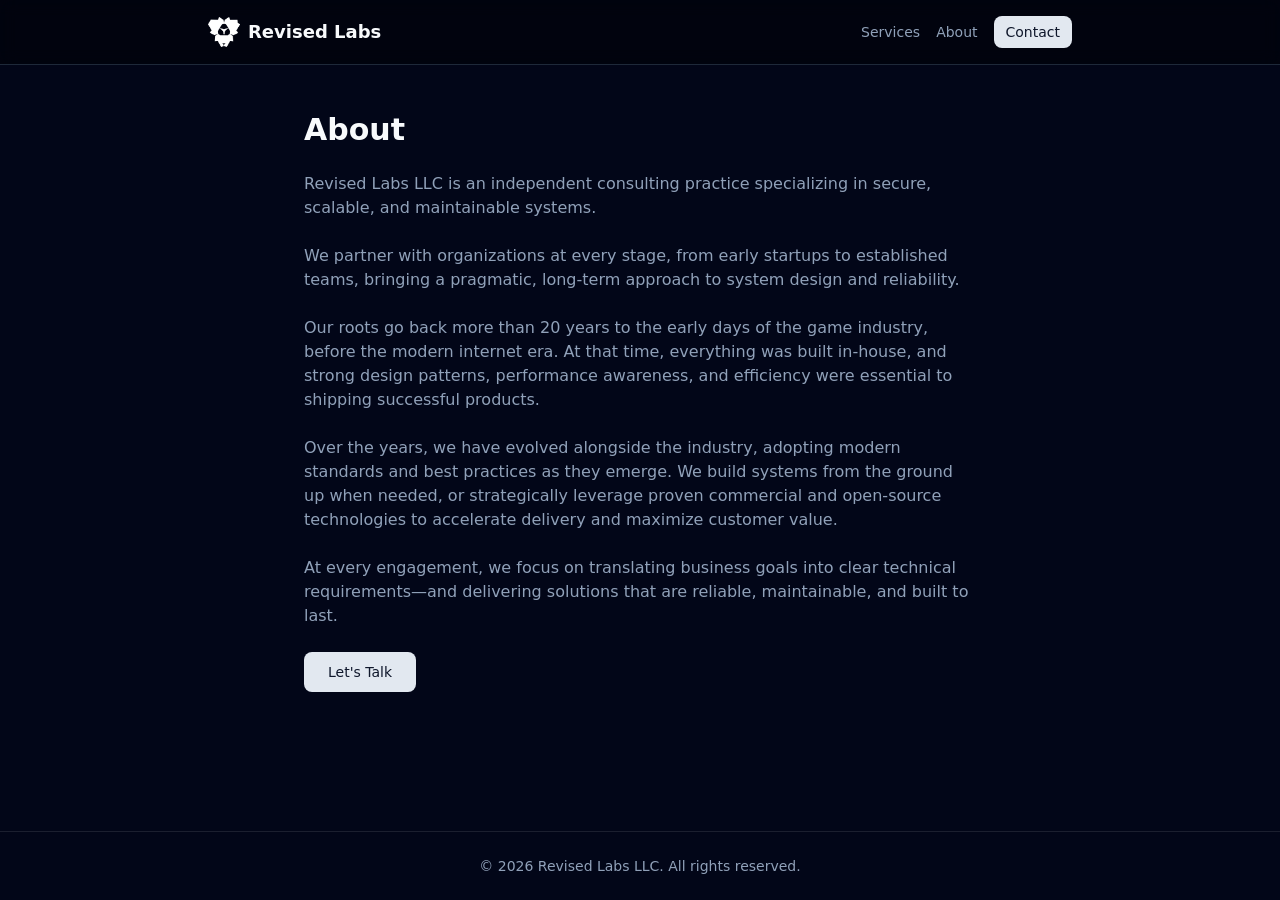
<file: about/index.html>
<!DOCTYPE html><!--KlMUzIXFXB7qTnHi_C3JT--><html lang="en"><head><meta charSet="utf-8"/><meta name="viewport" content="width=device-width, initial-scale=1"/><link rel="preload" href="/_next/static/media/797e433ab948586e-s.p.dbea232f.woff2" as="font" crossorigin="" type="font/woff2"/><link rel="preload" href="/_next/static/media/caa3a2e1cccd8315-s.p.853070df.woff2" as="font" crossorigin="" type="font/woff2"/><link rel="preload" as="image" href="/revised_labs.png"/><link rel="stylesheet" href="/_next/static/chunks/b23eba26e3c3e248.css" data-precedence="next"/><link rel="preload" as="script" fetchPriority="low" href="/_next/static/chunks/e763ede94ab64db8.js"/><script src="/_next/static/chunks/aa0a7c5c022cbeb9.js" async=""></script><script src="/_next/static/chunks/d4b4a1ad90e2acdb.js" async=""></script><script src="/_next/static/chunks/0122bb27ffb6a1be.js" async=""></script><script src="/_next/static/chunks/turbopack-5ea8265640cfc899.js" async=""></script><script src="/_next/static/chunks/62719e72f26ec309.js" async=""></script><script src="/_next/static/chunks/ff1a16fafef87110.js" async=""></script><script src="/_next/static/chunks/7340adf74ff47ec0.js" async=""></script><meta name="next-size-adjust" content=""/><title>Revised Labs LLC</title><meta name="description" content="Revised Labs LLC provides consulting in infrastructure, systems, and software engineering."/><link rel="icon" href="/favicon.ico?favicon.9a1964d8.ico" sizes="48x46" type="image/x-icon"/><script src="/_next/static/chunks/a6dad97d9634a72d.js" noModule=""></script></head><body class="geist_a71539c9-module__T19VSG__variable geist_mono_8d43a2aa-module__8Li5zG__variable min-h-screen flex flex-col antialiased dark"><div hidden=""><!--$--><!--/$--></div><header class="fixed w-full top-0 z-50 border-b border-gray-200 dark:border-gray-800 bg-white/80 dark:bg-black/40 backdrop-blur"><div class="max-w-4xl mx-auto flex h-16 items-center justify-between px-4"><a class="flex items-center gap-2 font-semibold text-lg" href="/"><img alt="Revised Labs Logo" width="32" height="32" decoding="async" data-nimg="1" style="color:transparent" src="/revised_labs.png"/><span>Revised Labs</span></a><nav class="flex items-center gap-4"><a class="text-sm text-muted-foreground" href="/services/">Services</a><a class="text-sm text-muted-foreground" href="/about/">About</a><a href="/contact/"><button data-slot="button" data-variant="default" data-size="sm" class="inline-flex items-center justify-center whitespace-nowrap text-sm font-medium transition-all disabled:pointer-events-none disabled:opacity-50 [&amp;_svg]:pointer-events-none [&amp;_svg:not([class*=&#x27;size-&#x27;])]:size-4 shrink-0 [&amp;_svg]:shrink-0 outline-none focus-visible:border-ring focus-visible:ring-ring/50 focus-visible:ring-[3px] aria-invalid:ring-destructive/20 dark:aria-invalid:ring-destructive/40 aria-invalid:border-destructive bg-primary text-primary-foreground hover:bg-primary/90 h-8 rounded-md gap-1.5 px-3 has-[&gt;svg]:px-2.5">Contact</button></a></nav></div></header><main class="flex-1"><div class="w-full flex items-center justify-center pt-16"><section class="space-y-6 max-w-3xl p-12"><h1 class="text-3xl font-bold">About</h1><p class="text-muted-foreground">Revised Labs LLC is an independent consulting practice specializing in secure, scalable, and maintainable systems.</p><p class="text-muted-foreground">We partner with organizations at every stage, from early startups to established teams, bringing a pragmatic, long-term approach to system design and reliability.</p><p class="text-muted-foreground">Our roots go back more than 20 years to the early days of the game industry, before the modern internet era. At that time, everything was built in-house, and strong design patterns, performance awareness, and efficiency were essential to shipping successful products.</p><p class="text-muted-foreground">Over the years, we have evolved alongside the industry, adopting modern standards and best practices as they emerge. We build systems from the ground up when needed, or strategically leverage proven commercial and open-source technologies to accelerate delivery and maximize customer value.</p><p class="text-muted-foreground">At every engagement, we focus on translating business goals into clear technical requirements—and delivering solutions that are reliable, maintainable, and built to last.</p><a data-slot="button" data-variant="default" data-size="lg" class="inline-flex items-center justify-center gap-2 whitespace-nowrap text-sm font-medium transition-all disabled:pointer-events-none disabled:opacity-50 [&amp;_svg]:pointer-events-none [&amp;_svg:not([class*=&#x27;size-&#x27;])]:size-4 shrink-0 [&amp;_svg]:shrink-0 outline-none focus-visible:border-ring focus-visible:ring-ring/50 focus-visible:ring-[3px] aria-invalid:ring-destructive/20 dark:aria-invalid:ring-destructive/40 aria-invalid:border-destructive bg-primary text-primary-foreground hover:bg-primary/90 h-10 rounded-md px-6 has-[&gt;svg]:px-4" href="/contact/">Let&#x27;s Talk</a></section></div><!--$--><!--/$--></main><footer class="w-full border-t py-6"><div class="container mx-auto px-4 text-center text-sm text-muted-foreground">© <!-- -->2026<!-- --> Revised Labs LLC. All rights reserved.</div></footer><section aria-label="Notifications alt+T" tabindex="-1" aria-live="polite" aria-relevant="additions text" aria-atomic="false"></section><script src="/_next/static/chunks/e763ede94ab64db8.js" id="_R_" async=""></script><script>(self.__next_f=self.__next_f||[]).push([0])</script><script>self.__next_f.push([1,"1:\"$Sreact.fragment\"\n2:I[22016,[\"/_next/static/chunks/62719e72f26ec309.js\"],\"\"]\n3:I[5500,[\"/_next/static/chunks/62719e72f26ec309.js\"],\"Image\"]\n4:I[39756,[\"/_next/static/chunks/ff1a16fafef87110.js\",\"/_next/static/chunks/7340adf74ff47ec0.js\"],\"default\"]\n5:I[37457,[\"/_next/static/chunks/ff1a16fafef87110.js\",\"/_next/static/chunks/7340adf74ff47ec0.js\"],\"default\"]\n6:I[13354,[\"/_next/static/chunks/62719e72f26ec309.js\"],\"Toaster\"]\ne:I[68027,[],\"default\"]\n:HL[\"/_next/static/chunks/b23eba26e3c3e248.css\",\"style\"]\n:HL[\"/_next/static/media/797e433ab948586e-s.p.dbea232f.woff2\",\"font\",{\"crossOrigin\":\"\",\"type\":\"font/woff2\"}]\n:HL[\"/_next/static/media/caa3a2e1cccd8315-s.p.853070df.woff2\",\"font\",{\"crossOrigin\":\"\",\"type\":\"font/woff2\"}]\n"])</script><script>self.__next_f.push([1,"0:{\"P\":null,\"b\":\"KlMUzIXFXB7qTnHi_C3JT\",\"c\":[\"\",\"about\",\"\"],\"q\":\"\",\"i\":false,\"f\":[[[\"\",{\"children\":[\"about\",{\"children\":[\"__PAGE__\",{}]}]},\"$undefined\",\"$undefined\",true],[[\"$\",\"$1\",\"c\",{\"children\":[[[\"$\",\"link\",\"0\",{\"rel\":\"stylesheet\",\"href\":\"/_next/static/chunks/b23eba26e3c3e248.css\",\"precedence\":\"next\",\"crossOrigin\":\"$undefined\",\"nonce\":\"$undefined\"}],[\"$\",\"script\",\"script-0\",{\"src\":\"/_next/static/chunks/62719e72f26ec309.js\",\"async\":true,\"nonce\":\"$undefined\"}]],[\"$\",\"html\",null,{\"lang\":\"en\",\"children\":[\"$\",\"body\",null,{\"className\":\"geist_a71539c9-module__T19VSG__variable geist_mono_8d43a2aa-module__8Li5zG__variable min-h-screen flex flex-col antialiased dark\",\"children\":[[\"$\",\"header\",null,{\"className\":\"fixed w-full top-0 z-50 border-b border-gray-200 dark:border-gray-800 bg-white/80 dark:bg-black/40 backdrop-blur\",\"children\":[\"$\",\"div\",null,{\"className\":\"max-w-4xl mx-auto flex h-16 items-center justify-between px-4\",\"children\":[[\"$\",\"$L2\",null,{\"href\":\"/\",\"className\":\"flex items-center gap-2 font-semibold text-lg\",\"children\":[[\"$\",\"$L3\",null,{\"src\":\"/revised_labs.png\",\"alt\":\"Revised Labs Logo\",\"width\":32,\"height\":32,\"priority\":true}],[\"$\",\"span\",null,{\"children\":\"Revised Labs\"}]]}],[\"$\",\"nav\",null,{\"className\":\"flex items-center gap-4\",\"children\":[[\"$\",\"$L2\",null,{\"href\":\"/services\",\"className\":\"text-sm text-muted-foreground\",\"children\":\"Services\"}],[\"$\",\"$L2\",null,{\"href\":\"/about\",\"className\":\"text-sm text-muted-foreground\",\"children\":\"About\"}],[\"$\",\"$L2\",null,{\"href\":\"/contact\",\"children\":[\"$\",\"button\",null,{\"data-slot\":\"button\",\"data-variant\":\"default\",\"data-size\":\"sm\",\"className\":\"inline-flex items-center justify-center whitespace-nowrap text-sm font-medium transition-all disabled:pointer-events-none disabled:opacity-50 [\u0026_svg]:pointer-events-none [\u0026_svg:not([class*='size-'])]:size-4 shrink-0 [\u0026_svg]:shrink-0 outline-none focus-visible:border-ring focus-visible:ring-ring/50 focus-visible:ring-[3px] aria-invalid:ring-destructive/20 dark:aria-invalid:ring-destructive/40 aria-invalid:border-destructive bg-primary text-primary-foreground hover:bg-primary/90 h-8 rounded-md gap-1.5 px-3 has-[\u003esvg]:px-2.5\",\"children\":\"Contact\"}]}]]}]]}]}],[\"$\",\"main\",null,{\"className\":\"flex-1\",\"children\":[\"$\",\"$L4\",null,{\"parallelRouterKey\":\"children\",\"error\":\"$undefined\",\"errorStyles\":\"$undefined\",\"errorScripts\":\"$undefined\",\"template\":[\"$\",\"$L5\",null,{}],\"templateStyles\":\"$undefined\",\"templateScripts\":\"$undefined\",\"notFound\":[[[\"$\",\"title\",null,{\"children\":\"404: This page could not be found.\"}],[\"$\",\"div\",null,{\"style\":{\"fontFamily\":\"system-ui,\\\"Segoe UI\\\",Roboto,Helvetica,Arial,sans-serif,\\\"Apple Color Emoji\\\",\\\"Segoe UI Emoji\\\"\",\"height\":\"100vh\",\"textAlign\":\"center\",\"display\":\"flex\",\"flexDirection\":\"column\",\"alignItems\":\"center\",\"justifyContent\":\"center\"},\"children\":[\"$\",\"div\",null,{\"children\":[[\"$\",\"style\",null,{\"dangerouslySetInnerHTML\":{\"__html\":\"body{color:#000;background:#fff;margin:0}.next-error-h1{border-right:1px solid rgba(0,0,0,.3)}@media (prefers-color-scheme:dark){body{color:#fff;background:#000}.next-error-h1{border-right:1px solid rgba(255,255,255,.3)}}\"}}],[\"$\",\"h1\",null,{\"className\":\"next-error-h1\",\"style\":{\"display\":\"inline-block\",\"margin\":\"0 20px 0 0\",\"padding\":\"0 23px 0 0\",\"fontSize\":24,\"fontWeight\":500,\"verticalAlign\":\"top\",\"lineHeight\":\"49px\"},\"children\":404}],[\"$\",\"div\",null,{\"style\":{\"display\":\"inline-block\"},\"children\":[\"$\",\"h2\",null,{\"style\":{\"fontSize\":14,\"fontWeight\":400,\"lineHeight\":\"49px\",\"margin\":0},\"children\":\"This page could not be found.\"}]}]]}]}]],[]],\"forbidden\":\"$undefined\",\"unauthorized\":\"$undefined\"}]}],[\"$\",\"footer\",null,{\"className\":\"w-full border-t py-6\",\"children\":[\"$\",\"div\",null,{\"className\":\"container mx-auto px-4 text-center text-sm text-muted-foreground\",\"children\":[\"© \",2026,\" Revised Labs LLC. All rights reserved.\"]}]}],[\"$\",\"$L6\",null,{\"position\":\"top-center\"}]]}]}]]}],{\"children\":[[\"$\",\"$1\",\"c\",{\"children\":[null,[\"$\",\"$L4\",null,{\"parallelRouterKey\":\"children\",\"error\":\"$undefined\",\"errorStyles\":\"$undefined\",\"errorScripts\":\"$undefined\",\"template\":[\"$\",\"$L5\",null,{}],\"templateStyles\":\"$undefined\",\"templateScripts\":\"$undefined\",\"notFound\":\"$undefined\",\"forbidden\":\"$undefined\",\"unauthorized\":\"$undefined\"}]]}],{\"children\":[[\"$\",\"$1\",\"c\",{\"children\":[[\"$\",\"div\",null,{\"className\":\"w-full flex items-center justify-center pt-16\",\"children\":[\"$\",\"section\",null,{\"className\":\"space-y-6 max-w-3xl p-12\",\"children\":[[\"$\",\"h1\",null,{\"className\":\"text-3xl font-bold\",\"children\":\"About\"}],[\"$\",\"p\",null,{\"className\":\"text-muted-foreground\",\"children\":\"Revised Labs LLC is an independent consulting practice specializing in secure, scalable, and maintainable systems.\"}],\"$L7\",\"$L8\",\"$L9\",\"$La\",\"$Lb\"]}]}],null,\"$Lc\"]}],{},null,false,false]},null,false,false]},null,false,false],\"$Ld\",false]],\"m\":\"$undefined\",\"G\":[\"$e\",[]],\"S\":true}\n"])</script><script>self.__next_f.push([1,"f:I[97367,[\"/_next/static/chunks/ff1a16fafef87110.js\",\"/_next/static/chunks/7340adf74ff47ec0.js\"],\"OutletBoundary\"]\n10:\"$Sreact.suspense\"\n12:I[97367,[\"/_next/static/chunks/ff1a16fafef87110.js\",\"/_next/static/chunks/7340adf74ff47ec0.js\"],\"ViewportBoundary\"]\n14:I[97367,[\"/_next/static/chunks/ff1a16fafef87110.js\",\"/_next/static/chunks/7340adf74ff47ec0.js\"],\"MetadataBoundary\"]\n7:[\"$\",\"p\",null,{\"className\":\"text-muted-foreground\",\"children\":\"We partner with organizations at every stage, from early startups to established teams, bringing a pragmatic, long-term approach to system design and reliability.\"}]\n8:[\"$\",\"p\",null,{\"className\":\"text-muted-foreground\",\"children\":\"Our roots go back more than 20 years to the early days of the game industry, before the modern internet era. At that time, everything was built in-house, and strong design patterns, performance awareness, and efficiency were essential to shipping successful products.\"}]\n9:[\"$\",\"p\",null,{\"className\":\"text-muted-foreground\",\"children\":\"Over the years, we have evolved alongside the industry, adopting modern standards and best practices as they emerge. We build systems from the ground up when needed, or strategically leverage proven commercial and open-source technologies to accelerate delivery and maximize customer value.\"}]\na:[\"$\",\"p\",null,{\"className\":\"text-muted-foreground\",\"children\":\"At every engagement, we focus on translating business goals into clear technical requirements—and delivering solutions that are reliable, maintainable, and built to last.\"}]\nb:[\"$\",\"$L2\",null,{\"href\":\"/contact\",\"children\":\"Let's Talk\",\"data-slot\":\"button\",\"data-variant\":\"default\",\"data-size\":\"lg\",\"className\":\"inline-flex items-center justify-center gap-2 whitespace-nowrap text-sm font-medium transition-all disabled:pointer-events-none disabled:opacity-50 [\u0026_svg]:pointer-events-none [\u0026_svg:not([class*='size-'])]:size-4 shrink-0 [\u0026_svg]:shrink-0 outline-none focus-visible:border-ring focus-visible:ring-ring/50 focus-visible:ring-[3px] aria-invalid:ring-destructive/20 dark:aria-invalid:ring-destructive/40 aria-invalid:border-destructive bg-primary text-primary-foreground hover:bg-primary/90 h-10 rounded-md px-6 has-[\u003esvg]:px-4\",\"ref\":null}]\nc:[\"$\",\"$Lf\",null,{\"children\":[\"$\",\"$10\",null,{\"name\":\"Next.MetadataOutlet\",\"children\":\"$@11\"}]}]\nd:[\"$\",\"$1\",\"h\",{\"children\":[null,[\"$\",\"$L12\",null,{\"children\":\"$L13\"}],[\"$\",\"div\",null,{\"hidden\":true,\"children\":[\"$\",\"$L14\",null,{\"children\":[\"$\",\"$10\",null,{\"name\":\"Next.Metadata\",\"children\":\"$L15\"}]}]}],[\"$\",\"meta\",null,{\"name\":\"next-size-adjust\",\"content\":\"\"}]]}]\n"])</script><script>self.__next_f.push([1,"13:[[\"$\",\"meta\",\"0\",{\"charSet\":\"utf-8\"}],[\"$\",\"meta\",\"1\",{\"name\":\"viewport\",\"content\":\"width=device-width, initial-scale=1\"}]]\n"])</script><script>self.__next_f.push([1,"16:I[27201,[\"/_next/static/chunks/ff1a16fafef87110.js\",\"/_next/static/chunks/7340adf74ff47ec0.js\"],\"IconMark\"]\n11:null\n15:[[\"$\",\"title\",\"0\",{\"children\":\"Revised Labs LLC\"}],[\"$\",\"meta\",\"1\",{\"name\":\"description\",\"content\":\"Revised Labs LLC provides consulting in infrastructure, systems, and software engineering.\"}],[\"$\",\"link\",\"2\",{\"rel\":\"icon\",\"href\":\"/favicon.ico?favicon.9a1964d8.ico\",\"sizes\":\"48x46\",\"type\":\"image/x-icon\"}],[\"$\",\"$L16\",\"3\",{}]]\n"])</script></body></html>
</file>
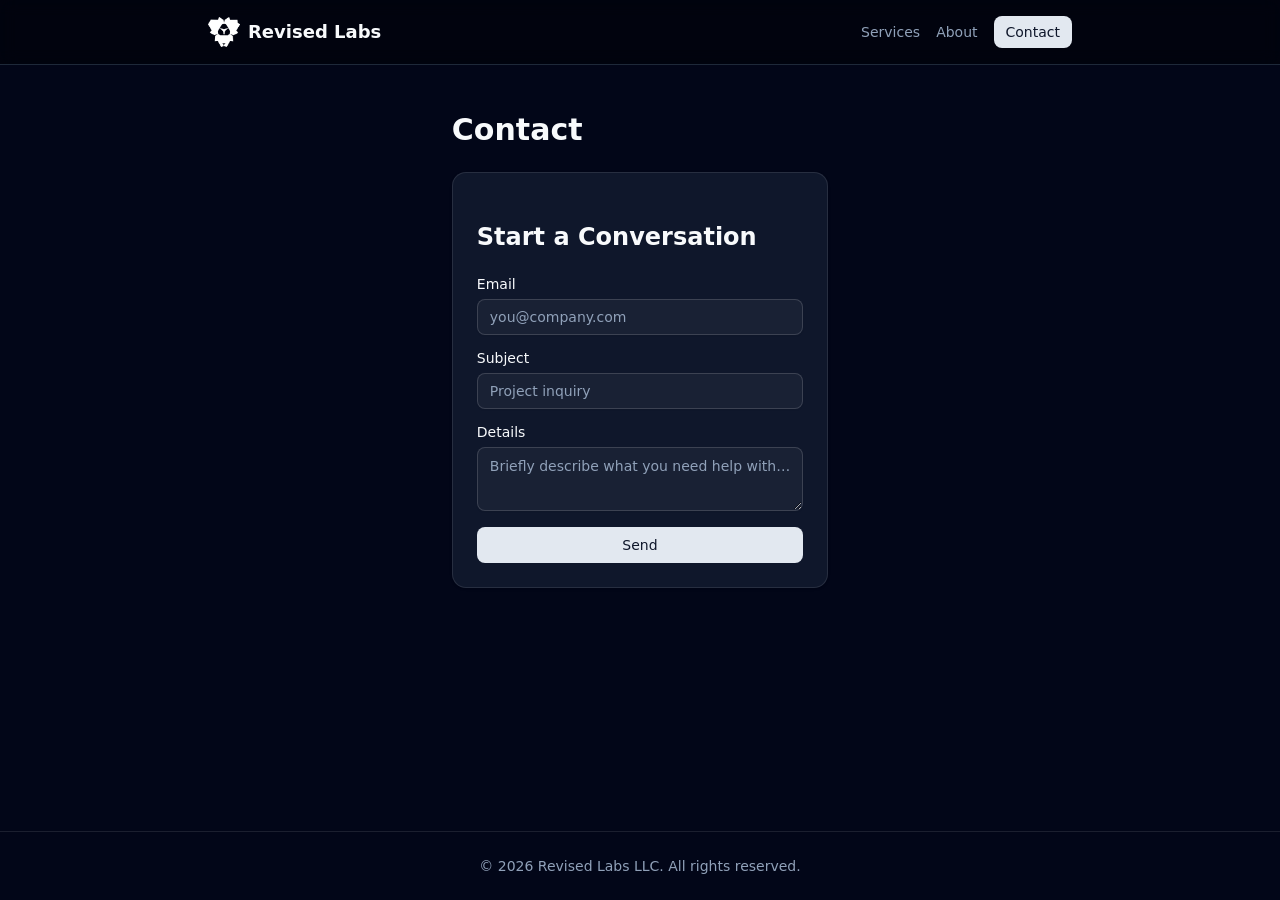
<file: contact/index.html>
<!DOCTYPE html><!--KlMUzIXFXB7qTnHi_C3JT--><html lang="en"><head><meta charSet="utf-8"/><meta name="viewport" content="width=device-width, initial-scale=1"/><link rel="preload" href="/_next/static/media/797e433ab948586e-s.p.dbea232f.woff2" as="font" crossorigin="" type="font/woff2"/><link rel="preload" href="/_next/static/media/caa3a2e1cccd8315-s.p.853070df.woff2" as="font" crossorigin="" type="font/woff2"/><link rel="preload" as="image" href="/revised_labs.png"/><link rel="stylesheet" href="/_next/static/chunks/b23eba26e3c3e248.css" data-precedence="next"/><link rel="preload" as="script" fetchPriority="low" href="/_next/static/chunks/e763ede94ab64db8.js"/><script src="/_next/static/chunks/aa0a7c5c022cbeb9.js" async=""></script><script src="/_next/static/chunks/d4b4a1ad90e2acdb.js" async=""></script><script src="/_next/static/chunks/0122bb27ffb6a1be.js" async=""></script><script src="/_next/static/chunks/turbopack-5ea8265640cfc899.js" async=""></script><script src="/_next/static/chunks/62719e72f26ec309.js" async=""></script><script src="/_next/static/chunks/ff1a16fafef87110.js" async=""></script><script src="/_next/static/chunks/7340adf74ff47ec0.js" async=""></script><script src="/_next/static/chunks/ba9bd7b1eab13d6f.js" async=""></script><meta name="next-size-adjust" content=""/><title>Revised Labs LLC</title><meta name="description" content="Revised Labs LLC provides consulting in infrastructure, systems, and software engineering."/><link rel="icon" href="/favicon.ico?favicon.9a1964d8.ico" sizes="48x46" type="image/x-icon"/><script src="/_next/static/chunks/a6dad97d9634a72d.js" noModule=""></script></head><body class="geist_a71539c9-module__T19VSG__variable geist_mono_8d43a2aa-module__8Li5zG__variable min-h-screen flex flex-col antialiased dark"><div hidden=""><!--$--><!--/$--></div><header class="fixed w-full top-0 z-50 border-b border-gray-200 dark:border-gray-800 bg-white/80 dark:bg-black/40 backdrop-blur"><div class="max-w-4xl mx-auto flex h-16 items-center justify-between px-4"><a class="flex items-center gap-2 font-semibold text-lg" href="/"><img alt="Revised Labs Logo" width="32" height="32" decoding="async" data-nimg="1" style="color:transparent" src="/revised_labs.png"/><span>Revised Labs</span></a><nav class="flex items-center gap-4"><a class="text-sm text-muted-foreground" href="/services/">Services</a><a class="text-sm text-muted-foreground" href="/about/">About</a><a href="/contact/"><button data-slot="button" data-variant="default" data-size="sm" class="inline-flex items-center justify-center whitespace-nowrap text-sm font-medium transition-all disabled:pointer-events-none disabled:opacity-50 [&amp;_svg]:pointer-events-none [&amp;_svg:not([class*=&#x27;size-&#x27;])]:size-4 shrink-0 [&amp;_svg]:shrink-0 outline-none focus-visible:border-ring focus-visible:ring-ring/50 focus-visible:ring-[3px] aria-invalid:ring-destructive/20 dark:aria-invalid:ring-destructive/40 aria-invalid:border-destructive bg-primary text-primary-foreground hover:bg-primary/90 h-8 rounded-md gap-1.5 px-3 has-[&gt;svg]:px-2.5">Contact</button></a></nav></div></header><main class="flex-1"><div class="w-full flex items-center justify-center pt-16"><section class="space-y-6 max-w-3xl p-12"><h1 class="text-3xl font-bold">Contact</h1><div data-slot="card" class="bg-card text-card-foreground flex flex-col gap-6 rounded-xl border py-6 shadow-sm"><div data-slot="card-content" class="px-6 pt-6 space-y-6"><h1 class="text-2xl font-bold">Start a Conversation</h1><form class="space-y-4"><input type="text" tabindex="-1" autoComplete="off" class="hidden" name="company"/><div data-slot="form-item" class="grid gap-2"><label data-slot="form-label" class="flex items-center gap-2 text-sm leading-none font-medium select-none group-data-[disabled=true]:pointer-events-none group-data-[disabled=true]:opacity-50 peer-disabled:cursor-not-allowed peer-disabled:opacity-50 data-[error=true]:text-destructive" data-error="false" for="_R_59bsnlb_-form-item">Email</label><input data-slot="form-control" class="file:text-foreground placeholder:text-muted-foreground selection:bg-primary selection:text-primary-foreground dark:bg-input/30 border-input h-9 w-full min-w-0 rounded-md border bg-transparent px-3 py-1 text-base shadow-xs transition-[color,box-shadow] outline-none file:inline-flex file:h-7 file:border-0 file:bg-transparent file:text-sm file:font-medium disabled:pointer-events-none disabled:cursor-not-allowed disabled:opacity-50 md:text-sm focus-visible:border-ring focus-visible:ring-ring/50 focus-visible:ring-[3px] aria-invalid:ring-destructive/20 dark:aria-invalid:ring-destructive/40 aria-invalid:border-destructive" placeholder="you@company.com" id="_R_59bsnlb_-form-item" aria-describedby="_R_59bsnlb_-form-item-description" aria-invalid="false" name="email" value=""/></div><div data-slot="form-item" class="grid gap-2"><label data-slot="form-label" class="flex items-center gap-2 text-sm leading-none font-medium select-none group-data-[disabled=true]:pointer-events-none group-data-[disabled=true]:opacity-50 peer-disabled:cursor-not-allowed peer-disabled:opacity-50 data-[error=true]:text-destructive" data-error="false" for="_R_79bsnlb_-form-item">Subject</label><input data-slot="form-control" class="file:text-foreground placeholder:text-muted-foreground selection:bg-primary selection:text-primary-foreground dark:bg-input/30 border-input h-9 w-full min-w-0 rounded-md border bg-transparent px-3 py-1 text-base shadow-xs transition-[color,box-shadow] outline-none file:inline-flex file:h-7 file:border-0 file:bg-transparent file:text-sm file:font-medium disabled:pointer-events-none disabled:cursor-not-allowed disabled:opacity-50 md:text-sm focus-visible:border-ring focus-visible:ring-ring/50 focus-visible:ring-[3px] aria-invalid:ring-destructive/20 dark:aria-invalid:ring-destructive/40 aria-invalid:border-destructive" placeholder="Project inquiry" id="_R_79bsnlb_-form-item" aria-describedby="_R_79bsnlb_-form-item-description" aria-invalid="false" name="subject" value=""/></div><div data-slot="form-item" class="grid gap-2"><label data-slot="form-label" class="flex items-center gap-2 text-sm leading-none font-medium select-none group-data-[disabled=true]:pointer-events-none group-data-[disabled=true]:opacity-50 peer-disabled:cursor-not-allowed peer-disabled:opacity-50 data-[error=true]:text-destructive" data-error="false" for="_R_99bsnlb_-form-item">Details</label><textarea data-slot="form-control" class="border-input placeholder:text-muted-foreground focus-visible:border-ring focus-visible:ring-ring/50 aria-invalid:ring-destructive/20 dark:aria-invalid:ring-destructive/40 aria-invalid:border-destructive dark:bg-input/30 flex field-sizing-content min-h-16 w-full rounded-md border bg-transparent px-3 py-2 text-base shadow-xs transition-[color,box-shadow] outline-none focus-visible:ring-[3px] disabled:cursor-not-allowed disabled:opacity-50 md:text-sm" rows="5" placeholder="Briefly describe what you need help with…" name="message" id="_R_99bsnlb_-form-item" aria-describedby="_R_99bsnlb_-form-item-description" aria-invalid="false"></textarea></div><button data-slot="button" data-variant="default" data-size="default" class="inline-flex items-center justify-center gap-2 whitespace-nowrap rounded-md text-sm font-medium transition-all disabled:pointer-events-none disabled:opacity-50 [&amp;_svg]:pointer-events-none [&amp;_svg:not([class*=&#x27;size-&#x27;])]:size-4 shrink-0 [&amp;_svg]:shrink-0 outline-none focus-visible:border-ring focus-visible:ring-ring/50 focus-visible:ring-[3px] aria-invalid:ring-destructive/20 dark:aria-invalid:ring-destructive/40 aria-invalid:border-destructive bg-primary text-primary-foreground hover:bg-primary/90 h-9 px-4 py-2 has-[&gt;svg]:px-3 w-full" type="submit">Send</button></form></div></div></section></div><!--$--><!--/$--></main><footer class="w-full border-t py-6"><div class="container mx-auto px-4 text-center text-sm text-muted-foreground">© <!-- -->2026<!-- --> Revised Labs LLC. All rights reserved.</div></footer><section aria-label="Notifications alt+T" tabindex="-1" aria-live="polite" aria-relevant="additions text" aria-atomic="false"></section><script src="/_next/static/chunks/e763ede94ab64db8.js" id="_R_" async=""></script><script>(self.__next_f=self.__next_f||[]).push([0])</script><script>self.__next_f.push([1,"1:\"$Sreact.fragment\"\n2:I[22016,[\"/_next/static/chunks/62719e72f26ec309.js\"],\"\"]\n3:I[5500,[\"/_next/static/chunks/62719e72f26ec309.js\"],\"Image\"]\n4:I[39756,[\"/_next/static/chunks/ff1a16fafef87110.js\",\"/_next/static/chunks/7340adf74ff47ec0.js\"],\"default\"]\n5:I[37457,[\"/_next/static/chunks/ff1a16fafef87110.js\",\"/_next/static/chunks/7340adf74ff47ec0.js\"],\"default\"]\n6:I[13354,[\"/_next/static/chunks/62719e72f26ec309.js\"],\"Toaster\"]\n7:I[47257,[\"/_next/static/chunks/ff1a16fafef87110.js\",\"/_next/static/chunks/7340adf74ff47ec0.js\"],\"ClientPageRoot\"]\n8:I[78299,[\"/_next/static/chunks/62719e72f26ec309.js\",\"/_next/static/chunks/ba9bd7b1eab13d6f.js\"],\"default\"]\nb:I[97367,[\"/_next/static/chunks/ff1a16fafef87110.js\",\"/_next/static/chunks/7340adf74ff47ec0.js\"],\"OutletBoundary\"]\nc:\"$Sreact.suspense\"\n12:I[68027,[],\"default\"]\n:HL[\"/_next/static/chunks/b23eba26e3c3e248.css\",\"style\"]\n:HL[\"/_next/static/media/797e433ab948586e-s.p.dbea232f.woff2\",\"font\",{\"crossOrigin\":\"\",\"type\":\"font/woff2\"}]\n:HL[\"/_next/static/media/caa3a2e1cccd8315-s.p.853070df.woff2\",\"font\",{\"crossOrigin\":\"\",\"type\":\"font/woff2\"}]\n"])</script><script>self.__next_f.push([1,"0:{\"P\":null,\"b\":\"KlMUzIXFXB7qTnHi_C3JT\",\"c\":[\"\",\"contact\",\"\"],\"q\":\"\",\"i\":false,\"f\":[[[\"\",{\"children\":[\"contact\",{\"children\":[\"__PAGE__\",{}]}]},\"$undefined\",\"$undefined\",true],[[\"$\",\"$1\",\"c\",{\"children\":[[[\"$\",\"link\",\"0\",{\"rel\":\"stylesheet\",\"href\":\"/_next/static/chunks/b23eba26e3c3e248.css\",\"precedence\":\"next\",\"crossOrigin\":\"$undefined\",\"nonce\":\"$undefined\"}],[\"$\",\"script\",\"script-0\",{\"src\":\"/_next/static/chunks/62719e72f26ec309.js\",\"async\":true,\"nonce\":\"$undefined\"}]],[\"$\",\"html\",null,{\"lang\":\"en\",\"children\":[\"$\",\"body\",null,{\"className\":\"geist_a71539c9-module__T19VSG__variable geist_mono_8d43a2aa-module__8Li5zG__variable min-h-screen flex flex-col antialiased dark\",\"children\":[[\"$\",\"header\",null,{\"className\":\"fixed w-full top-0 z-50 border-b border-gray-200 dark:border-gray-800 bg-white/80 dark:bg-black/40 backdrop-blur\",\"children\":[\"$\",\"div\",null,{\"className\":\"max-w-4xl mx-auto flex h-16 items-center justify-between px-4\",\"children\":[[\"$\",\"$L2\",null,{\"href\":\"/\",\"className\":\"flex items-center gap-2 font-semibold text-lg\",\"children\":[[\"$\",\"$L3\",null,{\"src\":\"/revised_labs.png\",\"alt\":\"Revised Labs Logo\",\"width\":32,\"height\":32,\"priority\":true}],[\"$\",\"span\",null,{\"children\":\"Revised Labs\"}]]}],[\"$\",\"nav\",null,{\"className\":\"flex items-center gap-4\",\"children\":[[\"$\",\"$L2\",null,{\"href\":\"/services\",\"className\":\"text-sm text-muted-foreground\",\"children\":\"Services\"}],[\"$\",\"$L2\",null,{\"href\":\"/about\",\"className\":\"text-sm text-muted-foreground\",\"children\":\"About\"}],[\"$\",\"$L2\",null,{\"href\":\"/contact\",\"children\":[\"$\",\"button\",null,{\"data-slot\":\"button\",\"data-variant\":\"default\",\"data-size\":\"sm\",\"className\":\"inline-flex items-center justify-center whitespace-nowrap text-sm font-medium transition-all disabled:pointer-events-none disabled:opacity-50 [\u0026_svg]:pointer-events-none [\u0026_svg:not([class*='size-'])]:size-4 shrink-0 [\u0026_svg]:shrink-0 outline-none focus-visible:border-ring focus-visible:ring-ring/50 focus-visible:ring-[3px] aria-invalid:ring-destructive/20 dark:aria-invalid:ring-destructive/40 aria-invalid:border-destructive bg-primary text-primary-foreground hover:bg-primary/90 h-8 rounded-md gap-1.5 px-3 has-[\u003esvg]:px-2.5\",\"children\":\"Contact\"}]}]]}]]}]}],[\"$\",\"main\",null,{\"className\":\"flex-1\",\"children\":[\"$\",\"$L4\",null,{\"parallelRouterKey\":\"children\",\"error\":\"$undefined\",\"errorStyles\":\"$undefined\",\"errorScripts\":\"$undefined\",\"template\":[\"$\",\"$L5\",null,{}],\"templateStyles\":\"$undefined\",\"templateScripts\":\"$undefined\",\"notFound\":[[[\"$\",\"title\",null,{\"children\":\"404: This page could not be found.\"}],[\"$\",\"div\",null,{\"style\":{\"fontFamily\":\"system-ui,\\\"Segoe UI\\\",Roboto,Helvetica,Arial,sans-serif,\\\"Apple Color Emoji\\\",\\\"Segoe UI Emoji\\\"\",\"height\":\"100vh\",\"textAlign\":\"center\",\"display\":\"flex\",\"flexDirection\":\"column\",\"alignItems\":\"center\",\"justifyContent\":\"center\"},\"children\":[\"$\",\"div\",null,{\"children\":[[\"$\",\"style\",null,{\"dangerouslySetInnerHTML\":{\"__html\":\"body{color:#000;background:#fff;margin:0}.next-error-h1{border-right:1px solid rgba(0,0,0,.3)}@media (prefers-color-scheme:dark){body{color:#fff;background:#000}.next-error-h1{border-right:1px solid rgba(255,255,255,.3)}}\"}}],[\"$\",\"h1\",null,{\"className\":\"next-error-h1\",\"style\":{\"display\":\"inline-block\",\"margin\":\"0 20px 0 0\",\"padding\":\"0 23px 0 0\",\"fontSize\":24,\"fontWeight\":500,\"verticalAlign\":\"top\",\"lineHeight\":\"49px\"},\"children\":404}],[\"$\",\"div\",null,{\"style\":{\"display\":\"inline-block\"},\"children\":[\"$\",\"h2\",null,{\"style\":{\"fontSize\":14,\"fontWeight\":400,\"lineHeight\":\"49px\",\"margin\":0},\"children\":\"This page could not be found.\"}]}]]}]}]],[]],\"forbidden\":\"$undefined\",\"unauthorized\":\"$undefined\"}]}],[\"$\",\"footer\",null,{\"className\":\"w-full border-t py-6\",\"children\":[\"$\",\"div\",null,{\"className\":\"container mx-auto px-4 text-center text-sm text-muted-foreground\",\"children\":[\"© \",2026,\" Revised Labs LLC. All rights reserved.\"]}]}],[\"$\",\"$L6\",null,{\"position\":\"top-center\"}]]}]}]]}],{\"children\":[[\"$\",\"$1\",\"c\",{\"children\":[null,[\"$\",\"$L4\",null,{\"parallelRouterKey\":\"children\",\"error\":\"$undefined\",\"errorStyles\":\"$undefined\",\"errorScripts\":\"$undefined\",\"template\":[\"$\",\"$L5\",null,{}],\"templateStyles\":\"$undefined\",\"templateScripts\":\"$undefined\",\"notFound\":\"$undefined\",\"forbidden\":\"$undefined\",\"unauthorized\":\"$undefined\"}]]}],{\"children\":[[\"$\",\"$1\",\"c\",{\"children\":[[\"$\",\"$L7\",null,{\"Component\":\"$8\",\"serverProvidedParams\":{\"searchParams\":{},\"params\":{},\"promises\":[\"$@9\",\"$@a\"]}}],[[\"$\",\"script\",\"script-0\",{\"src\":\"/_next/static/chunks/ba9bd7b1eab13d6f.js\",\"async\":true,\"nonce\":\"$undefined\"}]],[\"$\",\"$Lb\",null,{\"children\":[\"$\",\"$c\",null,{\"name\":\"Next.MetadataOutlet\",\"children\":\"$@d\"}]}]]}],{},null,false,false]},null,false,false]},null,false,false],[\"$\",\"$1\",\"h\",{\"children\":[\"$Le\",\"$Lf\",\"$L10\",\"$L11\"]}],false]],\"m\":\"$undefined\",\"G\":[\"$12\",[]],\"S\":true}\n"])</script><script>self.__next_f.push([1,"13:I[97367,[\"/_next/static/chunks/ff1a16fafef87110.js\",\"/_next/static/chunks/7340adf74ff47ec0.js\"],\"ViewportBoundary\"]\n15:I[97367,[\"/_next/static/chunks/ff1a16fafef87110.js\",\"/_next/static/chunks/7340adf74ff47ec0.js\"],\"MetadataBoundary\"]\ne:null\nf:[\"$\",\"$L13\",null,{\"children\":\"$L14\"}]\n10:[\"$\",\"div\",null,{\"hidden\":true,\"children\":[\"$\",\"$L15\",null,{\"children\":[\"$\",\"$c\",null,{\"name\":\"Next.Metadata\",\"children\":\"$L16\"}]}]}]\n11:[\"$\",\"meta\",null,{\"name\":\"next-size-adjust\",\"content\":\"\"}]\n9:{}\na:\"$0:f:0:1:1:children:1:children:0:props:children:0:props:serverProvidedParams:params\"\n"])</script><script>self.__next_f.push([1,"14:[[\"$\",\"meta\",\"0\",{\"charSet\":\"utf-8\"}],[\"$\",\"meta\",\"1\",{\"name\":\"viewport\",\"content\":\"width=device-width, initial-scale=1\"}]]\n"])</script><script>self.__next_f.push([1,"17:I[27201,[\"/_next/static/chunks/ff1a16fafef87110.js\",\"/_next/static/chunks/7340adf74ff47ec0.js\"],\"IconMark\"]\nd:null\n16:[[\"$\",\"title\",\"0\",{\"children\":\"Revised Labs LLC\"}],[\"$\",\"meta\",\"1\",{\"name\":\"description\",\"content\":\"Revised Labs LLC provides consulting in infrastructure, systems, and software engineering.\"}],[\"$\",\"link\",\"2\",{\"rel\":\"icon\",\"href\":\"/favicon.ico?favicon.9a1964d8.ico\",\"sizes\":\"48x46\",\"type\":\"image/x-icon\"}],[\"$\",\"$L17\",\"3\",{}]]\n"])</script></body></html>
</file>
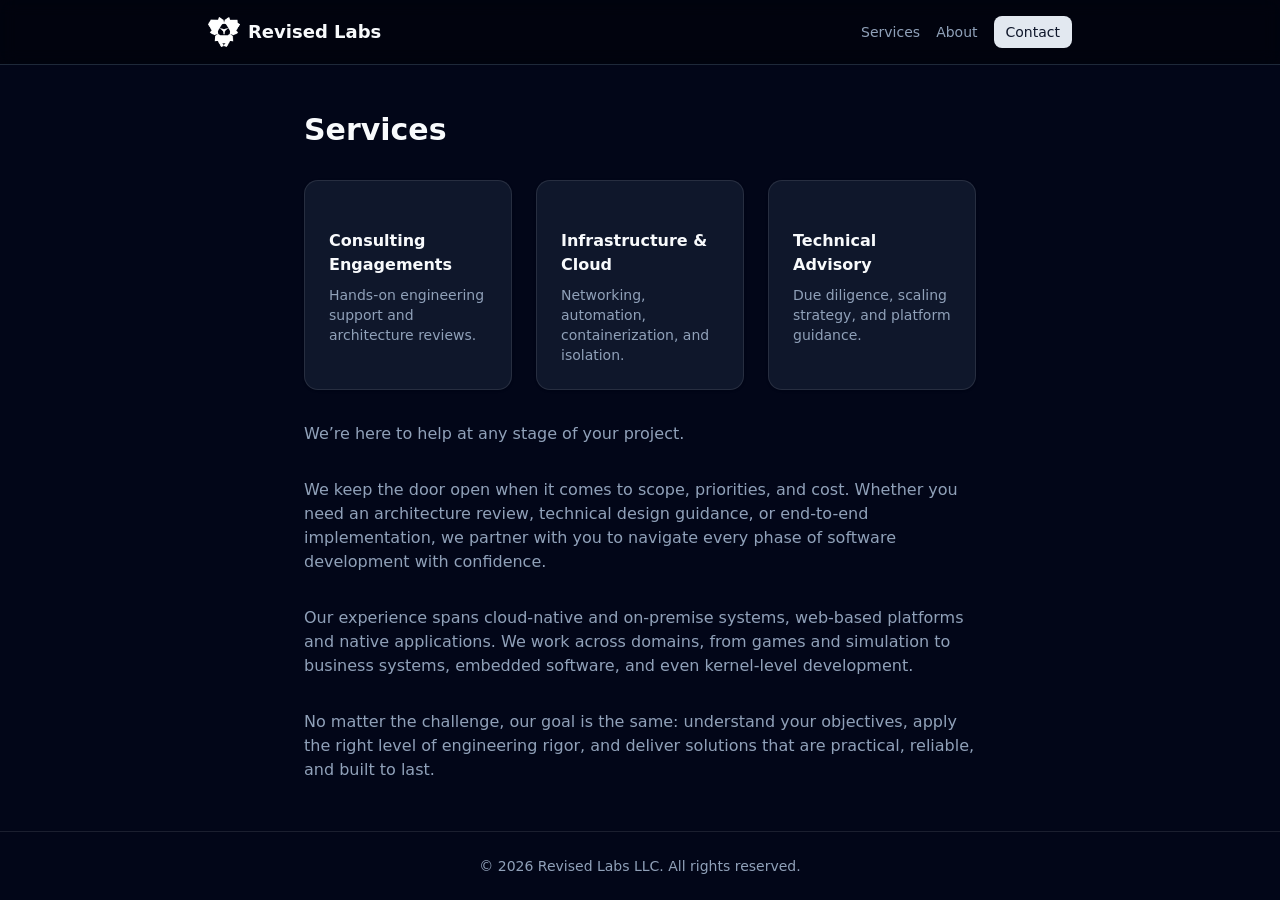
<file: services/index.html>
<!DOCTYPE html><!--KlMUzIXFXB7qTnHi_C3JT--><html lang="en"><head><meta charSet="utf-8"/><meta name="viewport" content="width=device-width, initial-scale=1"/><link rel="preload" href="/_next/static/media/797e433ab948586e-s.p.dbea232f.woff2" as="font" crossorigin="" type="font/woff2"/><link rel="preload" href="/_next/static/media/caa3a2e1cccd8315-s.p.853070df.woff2" as="font" crossorigin="" type="font/woff2"/><link rel="preload" as="image" href="/revised_labs.png"/><link rel="stylesheet" href="/_next/static/chunks/b23eba26e3c3e248.css" data-precedence="next"/><link rel="preload" as="script" fetchPriority="low" href="/_next/static/chunks/e763ede94ab64db8.js"/><script src="/_next/static/chunks/aa0a7c5c022cbeb9.js" async=""></script><script src="/_next/static/chunks/d4b4a1ad90e2acdb.js" async=""></script><script src="/_next/static/chunks/0122bb27ffb6a1be.js" async=""></script><script src="/_next/static/chunks/turbopack-5ea8265640cfc899.js" async=""></script><script src="/_next/static/chunks/62719e72f26ec309.js" async=""></script><script src="/_next/static/chunks/ff1a16fafef87110.js" async=""></script><script src="/_next/static/chunks/7340adf74ff47ec0.js" async=""></script><meta name="next-size-adjust" content=""/><title>Revised Labs LLC</title><meta name="description" content="Revised Labs LLC provides consulting in infrastructure, systems, and software engineering."/><link rel="icon" href="/favicon.ico?favicon.9a1964d8.ico" sizes="48x46" type="image/x-icon"/><script src="/_next/static/chunks/a6dad97d9634a72d.js" noModule=""></script></head><body class="geist_a71539c9-module__T19VSG__variable geist_mono_8d43a2aa-module__8Li5zG__variable min-h-screen flex flex-col antialiased dark"><div hidden=""><!--$--><!--/$--></div><header class="fixed w-full top-0 z-50 border-b border-gray-200 dark:border-gray-800 bg-white/80 dark:bg-black/40 backdrop-blur"><div class="max-w-4xl mx-auto flex h-16 items-center justify-between px-4"><a class="flex items-center gap-2 font-semibold text-lg" href="/"><img alt="Revised Labs Logo" width="32" height="32" decoding="async" data-nimg="1" style="color:transparent" src="/revised_labs.png"/><span>Revised Labs</span></a><nav class="flex items-center gap-4"><a class="text-sm text-muted-foreground" href="/services/">Services</a><a class="text-sm text-muted-foreground" href="/about/">About</a><a href="/contact/"><button data-slot="button" data-variant="default" data-size="sm" class="inline-flex items-center justify-center whitespace-nowrap text-sm font-medium transition-all disabled:pointer-events-none disabled:opacity-50 [&amp;_svg]:pointer-events-none [&amp;_svg:not([class*=&#x27;size-&#x27;])]:size-4 shrink-0 [&amp;_svg]:shrink-0 outline-none focus-visible:border-ring focus-visible:ring-ring/50 focus-visible:ring-[3px] aria-invalid:ring-destructive/20 dark:aria-invalid:ring-destructive/40 aria-invalid:border-destructive bg-primary text-primary-foreground hover:bg-primary/90 h-8 rounded-md gap-1.5 px-3 has-[&gt;svg]:px-2.5">Contact</button></a></nav></div></header><main class="flex-1"><div class="w-full flex items-center justify-center pt-16"><section class="space-y-8 max-w-3xl p-12"><h1 class="text-3xl font-bold">Services</h1><div class="grid gap-6 md:grid-cols-3"><div data-slot="card" class="bg-card text-card-foreground flex flex-col gap-6 rounded-xl border py-6 shadow-sm"><div data-slot="card-content" class="px-6 pt-6 space-y-2"><h3 class="font-semibold">Consulting Engagements</h3><p class="text-sm text-muted-foreground">Hands-on engineering support and architecture reviews.</p></div></div><div data-slot="card" class="bg-card text-card-foreground flex flex-col gap-6 rounded-xl border py-6 shadow-sm"><div data-slot="card-content" class="px-6 pt-6 space-y-2"><h3 class="font-semibold">Infrastructure &amp; Cloud</h3><p class="text-sm text-muted-foreground">Networking, automation, containerization, and isolation.</p></div></div><div data-slot="card" class="bg-card text-card-foreground flex flex-col gap-6 rounded-xl border py-6 shadow-sm"><div data-slot="card-content" class="px-6 pt-6 space-y-2"><h3 class="font-semibold">Technical Advisory</h3><p class="text-sm text-muted-foreground">Due diligence, scaling strategy, and platform guidance.</p></div></div></div><p class="text-muted-foreground">We’re here to help at any stage of your project.</p><p class="text-muted-foreground">We keep the door open when it comes to scope, priorities, and cost. Whether you need an architecture review, technical design guidance, or end-to-end implementation, we partner with you to navigate every phase of software development with confidence.</p><p class="text-muted-foreground">Our experience spans cloud-native and on-premise systems, web-based platforms and native applications. We work across domains, from games and simulation to business systems, embedded software, and even kernel-level development.</p><p class="text-muted-foreground">No matter the challenge, our goal is the same: understand your objectives, apply the right level of engineering rigor, and deliver solutions that are practical, reliable, and built to last.</p></section></div><!--$--><!--/$--></main><footer class="w-full border-t py-6"><div class="container mx-auto px-4 text-center text-sm text-muted-foreground">© <!-- -->2026<!-- --> Revised Labs LLC. All rights reserved.</div></footer><section aria-label="Notifications alt+T" tabindex="-1" aria-live="polite" aria-relevant="additions text" aria-atomic="false"></section><script src="/_next/static/chunks/e763ede94ab64db8.js" id="_R_" async=""></script><script>(self.__next_f=self.__next_f||[]).push([0])</script><script>self.__next_f.push([1,"1:\"$Sreact.fragment\"\n2:I[22016,[\"/_next/static/chunks/62719e72f26ec309.js\"],\"\"]\n3:I[5500,[\"/_next/static/chunks/62719e72f26ec309.js\"],\"Image\"]\n4:I[39756,[\"/_next/static/chunks/ff1a16fafef87110.js\",\"/_next/static/chunks/7340adf74ff47ec0.js\"],\"default\"]\n5:I[37457,[\"/_next/static/chunks/ff1a16fafef87110.js\",\"/_next/static/chunks/7340adf74ff47ec0.js\"],\"default\"]\n6:I[13354,[\"/_next/static/chunks/62719e72f26ec309.js\"],\"Toaster\"]\n10:I[68027,[],\"default\"]\n:HL[\"/_next/static/chunks/b23eba26e3c3e248.css\",\"style\"]\n:HL[\"/_next/static/media/797e433ab948586e-s.p.dbea232f.woff2\",\"font\",{\"crossOrigin\":\"\",\"type\":\"font/woff2\"}]\n:HL[\"/_next/static/media/caa3a2e1cccd8315-s.p.853070df.woff2\",\"font\",{\"crossOrigin\":\"\",\"type\":\"font/woff2\"}]\n"])</script><script>self.__next_f.push([1,"0:{\"P\":null,\"b\":\"KlMUzIXFXB7qTnHi_C3JT\",\"c\":[\"\",\"services\",\"\"],\"q\":\"\",\"i\":false,\"f\":[[[\"\",{\"children\":[\"services\",{\"children\":[\"__PAGE__\",{}]}]},\"$undefined\",\"$undefined\",true],[[\"$\",\"$1\",\"c\",{\"children\":[[[\"$\",\"link\",\"0\",{\"rel\":\"stylesheet\",\"href\":\"/_next/static/chunks/b23eba26e3c3e248.css\",\"precedence\":\"next\",\"crossOrigin\":\"$undefined\",\"nonce\":\"$undefined\"}],[\"$\",\"script\",\"script-0\",{\"src\":\"/_next/static/chunks/62719e72f26ec309.js\",\"async\":true,\"nonce\":\"$undefined\"}]],[\"$\",\"html\",null,{\"lang\":\"en\",\"children\":[\"$\",\"body\",null,{\"className\":\"geist_a71539c9-module__T19VSG__variable geist_mono_8d43a2aa-module__8Li5zG__variable min-h-screen flex flex-col antialiased dark\",\"children\":[[\"$\",\"header\",null,{\"className\":\"fixed w-full top-0 z-50 border-b border-gray-200 dark:border-gray-800 bg-white/80 dark:bg-black/40 backdrop-blur\",\"children\":[\"$\",\"div\",null,{\"className\":\"max-w-4xl mx-auto flex h-16 items-center justify-between px-4\",\"children\":[[\"$\",\"$L2\",null,{\"href\":\"/\",\"className\":\"flex items-center gap-2 font-semibold text-lg\",\"children\":[[\"$\",\"$L3\",null,{\"src\":\"/revised_labs.png\",\"alt\":\"Revised Labs Logo\",\"width\":32,\"height\":32,\"priority\":true}],[\"$\",\"span\",null,{\"children\":\"Revised Labs\"}]]}],[\"$\",\"nav\",null,{\"className\":\"flex items-center gap-4\",\"children\":[[\"$\",\"$L2\",null,{\"href\":\"/services\",\"className\":\"text-sm text-muted-foreground\",\"children\":\"Services\"}],[\"$\",\"$L2\",null,{\"href\":\"/about\",\"className\":\"text-sm text-muted-foreground\",\"children\":\"About\"}],[\"$\",\"$L2\",null,{\"href\":\"/contact\",\"children\":[\"$\",\"button\",null,{\"data-slot\":\"button\",\"data-variant\":\"default\",\"data-size\":\"sm\",\"className\":\"inline-flex items-center justify-center whitespace-nowrap text-sm font-medium transition-all disabled:pointer-events-none disabled:opacity-50 [\u0026_svg]:pointer-events-none [\u0026_svg:not([class*='size-'])]:size-4 shrink-0 [\u0026_svg]:shrink-0 outline-none focus-visible:border-ring focus-visible:ring-ring/50 focus-visible:ring-[3px] aria-invalid:ring-destructive/20 dark:aria-invalid:ring-destructive/40 aria-invalid:border-destructive bg-primary text-primary-foreground hover:bg-primary/90 h-8 rounded-md gap-1.5 px-3 has-[\u003esvg]:px-2.5\",\"children\":\"Contact\"}]}]]}]]}]}],[\"$\",\"main\",null,{\"className\":\"flex-1\",\"children\":[\"$\",\"$L4\",null,{\"parallelRouterKey\":\"children\",\"error\":\"$undefined\",\"errorStyles\":\"$undefined\",\"errorScripts\":\"$undefined\",\"template\":[\"$\",\"$L5\",null,{}],\"templateStyles\":\"$undefined\",\"templateScripts\":\"$undefined\",\"notFound\":[[[\"$\",\"title\",null,{\"children\":\"404: This page could not be found.\"}],[\"$\",\"div\",null,{\"style\":{\"fontFamily\":\"system-ui,\\\"Segoe UI\\\",Roboto,Helvetica,Arial,sans-serif,\\\"Apple Color Emoji\\\",\\\"Segoe UI Emoji\\\"\",\"height\":\"100vh\",\"textAlign\":\"center\",\"display\":\"flex\",\"flexDirection\":\"column\",\"alignItems\":\"center\",\"justifyContent\":\"center\"},\"children\":[\"$\",\"div\",null,{\"children\":[[\"$\",\"style\",null,{\"dangerouslySetInnerHTML\":{\"__html\":\"body{color:#000;background:#fff;margin:0}.next-error-h1{border-right:1px solid rgba(0,0,0,.3)}@media (prefers-color-scheme:dark){body{color:#fff;background:#000}.next-error-h1{border-right:1px solid rgba(255,255,255,.3)}}\"}}],[\"$\",\"h1\",null,{\"className\":\"next-error-h1\",\"style\":{\"display\":\"inline-block\",\"margin\":\"0 20px 0 0\",\"padding\":\"0 23px 0 0\",\"fontSize\":24,\"fontWeight\":500,\"verticalAlign\":\"top\",\"lineHeight\":\"49px\"},\"children\":404}],[\"$\",\"div\",null,{\"style\":{\"display\":\"inline-block\"},\"children\":[\"$\",\"h2\",null,{\"style\":{\"fontSize\":14,\"fontWeight\":400,\"lineHeight\":\"49px\",\"margin\":0},\"children\":\"This page could not be found.\"}]}]]}]}]],[]],\"forbidden\":\"$undefined\",\"unauthorized\":\"$undefined\"}]}],[\"$\",\"footer\",null,{\"className\":\"w-full border-t py-6\",\"children\":[\"$\",\"div\",null,{\"className\":\"container mx-auto px-4 text-center text-sm text-muted-foreground\",\"children\":[\"© \",2026,\" Revised Labs LLC. All rights reserved.\"]}]}],[\"$\",\"$L6\",null,{\"position\":\"top-center\"}]]}]}]]}],{\"children\":[[\"$\",\"$1\",\"c\",{\"children\":[null,[\"$\",\"$L4\",null,{\"parallelRouterKey\":\"children\",\"error\":\"$undefined\",\"errorStyles\":\"$undefined\",\"errorScripts\":\"$undefined\",\"template\":[\"$\",\"$L5\",null,{}],\"templateStyles\":\"$undefined\",\"templateScripts\":\"$undefined\",\"notFound\":\"$undefined\",\"forbidden\":\"$undefined\",\"unauthorized\":\"$undefined\"}]]}],{\"children\":[[\"$\",\"$1\",\"c\",{\"children\":[[\"$\",\"div\",null,{\"className\":\"w-full flex items-center justify-center pt-16\",\"children\":[\"$\",\"section\",null,{\"className\":\"space-y-8 max-w-3xl p-12\",\"children\":[[\"$\",\"h1\",null,{\"className\":\"text-3xl font-bold\",\"children\":\"Services\"}],[\"$\",\"div\",null,{\"className\":\"grid gap-6 md:grid-cols-3\",\"children\":[\"$L7\",\"$L8\",\"$L9\"]}],\"$La\",\"$Lb\",\"$Lc\",\"$Ld\"]}]}],null,\"$Le\"]}],{},null,false,false]},null,false,false]},null,false,false],\"$Lf\",false]],\"m\":\"$undefined\",\"G\":[\"$10\",[]],\"S\":true}\n"])</script><script>self.__next_f.push([1,"11:I[97367,[\"/_next/static/chunks/ff1a16fafef87110.js\",\"/_next/static/chunks/7340adf74ff47ec0.js\"],\"OutletBoundary\"]\n12:\"$Sreact.suspense\"\n14:I[97367,[\"/_next/static/chunks/ff1a16fafef87110.js\",\"/_next/static/chunks/7340adf74ff47ec0.js\"],\"ViewportBoundary\"]\n16:I[97367,[\"/_next/static/chunks/ff1a16fafef87110.js\",\"/_next/static/chunks/7340adf74ff47ec0.js\"],\"MetadataBoundary\"]\n7:[\"$\",\"div\",\"Consulting Engagements\",{\"data-slot\":\"card\",\"className\":\"bg-card text-card-foreground flex flex-col gap-6 rounded-xl border py-6 shadow-sm\",\"children\":[\"$\",\"div\",null,{\"data-slot\":\"card-content\",\"className\":\"px-6 pt-6 space-y-2\",\"children\":[[\"$\",\"h3\",null,{\"className\":\"font-semibold\",\"children\":\"Consulting Engagements\"}],[\"$\",\"p\",null,{\"className\":\"text-sm text-muted-foreground\",\"children\":\"Hands-on engineering support and architecture reviews.\"}]]}]}]\n8:[\"$\",\"div\",\"Infrastructure \u0026 Cloud\",{\"data-slot\":\"card\",\"className\":\"bg-card text-card-foreground flex flex-col gap-6 rounded-xl border py-6 shadow-sm\",\"children\":[\"$\",\"div\",null,{\"data-slot\":\"card-content\",\"className\":\"px-6 pt-6 space-y-2\",\"children\":[[\"$\",\"h3\",null,{\"className\":\"font-semibold\",\"children\":\"Infrastructure \u0026 Cloud\"}],[\"$\",\"p\",null,{\"className\":\"text-sm text-muted-foreground\",\"children\":\"Networking, automation, containerization, and isolation.\"}]]}]}]\n9:[\"$\",\"div\",\"Technical Advisory\",{\"data-slot\":\"card\",\"className\":\"bg-card text-card-foreground flex flex-col gap-6 rounded-xl border py-6 shadow-sm\",\"children\":[\"$\",\"div\",null,{\"data-slot\":\"card-content\",\"className\":\"px-6 pt-6 space-y-2\",\"children\":[[\"$\",\"h3\",null,{\"className\":\"font-semibold\",\"children\":\"Technical Advisory\"}],[\"$\",\"p\",null,{\"className\":\"text-sm text-muted-foreground\",\"children\":\"Due diligence, scaling strategy, and platform guidance.\"}]]}]}]\na:[\"$\",\"p\",null,{\"className\":\"text-muted-foreground\",\"children\":\"We’re here to help at any stage of your project.\"}]\nb:[\"$\",\"p\",null,{\"className\":\"text-muted-foreground\",\"children\":\"We keep the door open when it comes to scope, priorities, and cost. Whether you need an architecture review, technical design guidance, or end-to-end implementation, we partner with you to navigate every phase of software development with confidence.\"}]\nc:[\"$\",\"p\",null,{\"className\":\"text-muted-foreground\",\"children\":\"Our experience spans cloud-native and on-premise systems, web-based platforms and native applications. We work across domains, from games and simulation to business systems, embedded software, and even kernel-level development.\"}]\nd:[\"$\",\"p\",null,{\"className\":\"text-muted-foreground\",\"children\":\"No matter the challenge, our goal is the same: understand your objectives, apply the right level of engineering rigor, and deliver solutions that are practical, reliable, and built to last.\"}]\ne:[\"$\",\"$L11\",null,{\"children\":[\"$\",\"$12\",null,{\"name\":\"Next.MetadataOutlet\",\"children\":\"$@13\"}]}]\nf:[\"$\",\"$1\",\"h\",{\"children\":[null,[\"$\",\"$L14\",null,{\"children\":\"$L15\"}],[\"$\",\"div\",null,{\"hidden\":true,\"children\":[\"$\",\"$L16\",null,{\"children\":[\"$\",\"$12\",null,{\"name\":\"Next.Metadata\",\"children\":\"$L17\"}]}]}],[\"$\",\"meta\",null,{\"name\":\"next-size-adjust\",\"content\":\"\"}]]}]\n"])</script><script>self.__next_f.push([1,"15:[[\"$\",\"meta\",\"0\",{\"charSet\":\"utf-8\"}],[\"$\",\"meta\",\"1\",{\"name\":\"viewport\",\"content\":\"width=device-width, initial-scale=1\"}]]\n"])</script><script>self.__next_f.push([1,"18:I[27201,[\"/_next/static/chunks/ff1a16fafef87110.js\",\"/_next/static/chunks/7340adf74ff47ec0.js\"],\"IconMark\"]\n13:null\n17:[[\"$\",\"title\",\"0\",{\"children\":\"Revised Labs LLC\"}],[\"$\",\"meta\",\"1\",{\"name\":\"description\",\"content\":\"Revised Labs LLC provides consulting in infrastructure, systems, and software engineering.\"}],[\"$\",\"link\",\"2\",{\"rel\":\"icon\",\"href\":\"/favicon.ico?favicon.9a1964d8.ico\",\"sizes\":\"48x46\",\"type\":\"image/x-icon\"}],[\"$\",\"$L18\",\"3\",{}]]\n"])</script></body></html>
</file>
<file: _next/static/chunks/b23eba26e3c3e248.css>
@font-face{font-family:Geist;font-style:normal;font-weight:100 900;font-display:swap;src:url(../media/8a480f0b521d4e75-s.8e0177b5.woff2)format("woff2");unicode-range:U+301,U+400-45F,U+490-491,U+4B0-4B1,U+2116}@font-face{font-family:Geist;font-style:normal;font-weight:100 900;font-display:swap;src:url(../media/7178b3e590c64307-s.b97b3418.woff2)format("woff2");unicode-range:U+100-2BA,U+2BD-2C5,U+2C7-2CC,U+2CE-2D7,U+2DD-2FF,U+304,U+308,U+329,U+1D00-1DBF,U+1E00-1E9F,U+1EF2-1EFF,U+2020,U+20A0-20AB,U+20AD-20C0,U+2113,U+2C60-2C7F,U+A720-A7FF}@font-face{font-family:Geist;font-style:normal;font-weight:100 900;font-display:swap;src:url(../media/caa3a2e1cccd8315-s.p.853070df.woff2)format("woff2");unicode-range:U+??,U+131,U+152-153,U+2BB-2BC,U+2C6,U+2DA,U+2DC,U+304,U+308,U+329,U+2000-206F,U+20AC,U+2122,U+2191,U+2193,U+2212,U+2215,U+FEFF,U+FFFD}@font-face{font-family:Geist Fallback;src:local(Arial);ascent-override:95.94%;descent-override:28.16%;line-gap-override:0.0%;size-adjust:104.76%}.geist_a71539c9-module__T19VSG__className{font-family:Geist,Geist Fallback;font-style:normal}.geist_a71539c9-module__T19VSG__variable{--font-geist-sans:"Geist","Geist Fallback"}
@font-face{font-family:Geist Mono;font-style:normal;font-weight:100 900;font-display:swap;src:url(../media/4fa387ec64143e14-s.c1fdd6c2.woff2)format("woff2");unicode-range:U+301,U+400-45F,U+490-491,U+4B0-4B1,U+2116}@font-face{font-family:Geist Mono;font-style:normal;font-weight:100 900;font-display:swap;src:url(../media/bbc41e54d2fcbd21-s.799d8ef8.woff2)format("woff2");unicode-range:U+100-2BA,U+2BD-2C5,U+2C7-2CC,U+2CE-2D7,U+2DD-2FF,U+304,U+308,U+329,U+1D00-1DBF,U+1E00-1E9F,U+1EF2-1EFF,U+2020,U+20A0-20AB,U+20AD-20C0,U+2113,U+2C60-2C7F,U+A720-A7FF}@font-face{font-family:Geist Mono;font-style:normal;font-weight:100 900;font-display:swap;src:url(../media/797e433ab948586e-s.p.dbea232f.woff2)format("woff2");unicode-range:U+??,U+131,U+152-153,U+2BB-2BC,U+2C6,U+2DA,U+2DC,U+304,U+308,U+329,U+2000-206F,U+20AC,U+2122,U+2191,U+2193,U+2212,U+2215,U+FEFF,U+FFFD}@font-face{font-family:Geist Mono Fallback;src:local(Arial);ascent-override:74.67%;descent-override:21.92%;line-gap-override:0.0%;size-adjust:134.59%}.geist_mono_8d43a2aa-module__8Li5zG__className{font-family:Geist Mono,Geist Mono Fallback;font-style:normal}.geist_mono_8d43a2aa-module__8Li5zG__variable{--font-geist-mono:"Geist Mono","Geist Mono Fallback"}
@layer properties{@supports (((-webkit-hyphens:none)) and (not (margin-trim:inline))) or ((-moz-orient:inline) and (not (color:rgb(from red r g b)))){*,:before,:after,::backdrop{--tw-rotate-x:initial;--tw-rotate-y:initial;--tw-rotate-z:initial;--tw-skew-x:initial;--tw-skew-y:initial;--tw-space-y-reverse:0;--tw-border-style:solid;--tw-leading:initial;--tw-font-weight:initial;--tw-tracking:initial;--tw-shadow:0 0 #0000;--tw-shadow-color:initial;--tw-shadow-alpha:100%;--tw-inset-shadow:0 0 #0000;--tw-inset-shadow-color:initial;--tw-inset-shadow-alpha:100%;--tw-ring-color:initial;--tw-ring-shadow:0 0 #0000;--tw-inset-ring-color:initial;--tw-inset-ring-shadow:0 0 #0000;--tw-ring-inset:initial;--tw-ring-offset-width:0px;--tw-ring-offset-color:#fff;--tw-ring-offset-shadow:0 0 #0000;--tw-outline-style:solid;--tw-backdrop-blur:initial;--tw-backdrop-brightness:initial;--tw-backdrop-contrast:initial;--tw-backdrop-grayscale:initial;--tw-backdrop-hue-rotate:initial;--tw-backdrop-invert:initial;--tw-backdrop-opacity:initial;--tw-backdrop-saturate:initial;--tw-backdrop-sepia:initial;--tw-animation-delay:0s;--tw-animation-direction:normal;--tw-animation-duration:initial;--tw-animation-fill-mode:none;--tw-animation-iteration-count:1;--tw-enter-blur:0;--tw-enter-opacity:1;--tw-enter-rotate:0;--tw-enter-scale:1;--tw-enter-translate-x:0;--tw-enter-translate-y:0;--tw-exit-blur:0;--tw-exit-opacity:1;--tw-exit-rotate:0;--tw-exit-scale:1;--tw-exit-translate-x:0;--tw-exit-translate-y:0}}}@layer theme{:root,:host{--color-gray-200:#e5e7eb;--color-gray-500:#6a7282;--color-gray-800:#1e2939;--color-black:#000;--color-white:#fff;--spacing:.25rem;--container-xl:36rem;--container-2xl:42rem;--container-3xl:48rem;--container-4xl:56rem;--text-xs:.75rem;--text-xs--line-height:calc(1/.75);--text-sm:.875rem;--text-sm--line-height:calc(1.25/.875);--text-base:1rem;--text-base--line-height:calc(1.5/1);--text-lg:1.125rem;--text-lg--line-height:calc(1.75/1.125);--text-2xl:1.5rem;--text-2xl--line-height:calc(2/1.5);--text-3xl:1.875rem;--text-3xl--line-height:calc(2.25/1.875);--text-5xl:3rem;--text-5xl--line-height:1;--font-weight-medium:500;--font-weight-semibold:600;--font-weight-bold:700;--tracking-tight:-.025em;--animate-spin:spin 1s linear infinite;--default-transition-duration:.15s;--default-transition-timing-function:cubic-bezier(.4,0,.2,1);--default-font-family:var(--font-geist-sans);--default-mono-font-family:var(--font-geist-mono)}@supports (color:lab(0% 0 0)){:root,:host{--color-gray-200:lab(91.6229% -.159115 -2.26791);--color-gray-500:lab(47.7841% -.393182 -10.0268);--color-gray-800:lab(16.1051% -1.18239 -11.7533)}}}@layer base{*,:after,:before,::backdrop{box-sizing:border-box;border:0 solid;margin:0;padding:0}::file-selector-button{box-sizing:border-box;border:0 solid;margin:0;padding:0}html,:host{-webkit-text-size-adjust:100%;tab-size:4;line-height:1.5;font-family:var(--default-font-family,ui-sans-serif,system-ui,sans-serif,"Apple Color Emoji","Segoe UI Emoji","Segoe UI Symbol","Noto Color Emoji");font-feature-settings:var(--default-font-feature-settings,normal);font-variation-settings:var(--default-font-variation-settings,normal);-webkit-tap-highlight-color:transparent}hr{height:0;color:inherit;border-top-width:1px}abbr:where([title]){-webkit-text-decoration:underline dotted;text-decoration:underline dotted}h1,h2,h3,h4,h5,h6{font-size:inherit;font-weight:inherit}a{color:inherit;-webkit-text-decoration:inherit;-webkit-text-decoration:inherit;-webkit-text-decoration:inherit;-webkit-text-decoration:inherit;text-decoration:inherit}b,strong{font-weight:bolder}code,kbd,samp,pre{font-family:var(--default-mono-font-family,ui-monospace,SFMono-Regular,Menlo,Monaco,Consolas,"Liberation Mono","Courier New",monospace);font-feature-settings:var(--default-mono-font-feature-settings,normal);font-variation-settings:var(--default-mono-font-variation-settings,normal);font-size:1em}small{font-size:80%}sub,sup{vertical-align:baseline;font-size:75%;line-height:0;position:relative}sub{bottom:-.25em}sup{top:-.5em}table{text-indent:0;border-color:inherit;border-collapse:collapse}:-moz-focusring{outline:auto}progress{vertical-align:baseline}summary{display:list-item}ol,ul,menu{list-style:none}img,svg,video,canvas,audio,iframe,embed,object{vertical-align:middle;display:block}img,video{max-width:100%;height:auto}button,input,select,optgroup,textarea{font:inherit;font-feature-settings:inherit;font-variation-settings:inherit;letter-spacing:inherit;color:inherit;opacity:1;background-color:#0000;border-radius:0}::file-selector-button{font:inherit;font-feature-settings:inherit;font-variation-settings:inherit;letter-spacing:inherit;color:inherit;opacity:1;background-color:#0000;border-radius:0}:where(select:is([multiple],[size])) optgroup{font-weight:bolder}:where(select:is([multiple],[size])) optgroup option{padding-inline-start:20px}::file-selector-button{margin-inline-end:4px}::placeholder{opacity:1}@supports (not ((-webkit-appearance:-apple-pay-button))) or (contain-intrinsic-size:1px){::placeholder{color:currentColor}@supports (color:color-mix(in lab, red, red)){::placeholder{color:color-mix(in oklab,currentcolor 50%,transparent)}}}textarea{resize:vertical}::-webkit-search-decoration{-webkit-appearance:none}::-webkit-date-and-time-value{min-height:1lh;text-align:inherit}::-webkit-datetime-edit{display:inline-flex}::-webkit-datetime-edit-fields-wrapper{padding:0}::-webkit-datetime-edit{padding-block:0}::-webkit-datetime-edit-year-field{padding-block:0}::-webkit-datetime-edit-month-field{padding-block:0}::-webkit-datetime-edit-day-field{padding-block:0}::-webkit-datetime-edit-hour-field{padding-block:0}::-webkit-datetime-edit-minute-field{padding-block:0}::-webkit-datetime-edit-second-field{padding-block:0}::-webkit-datetime-edit-millisecond-field{padding-block:0}::-webkit-datetime-edit-meridiem-field{padding-block:0}::-webkit-calendar-picker-indicator{line-height:1}:-moz-ui-invalid{box-shadow:none}button,input:where([type=button],[type=reset],[type=submit]){appearance:button}::file-selector-button{appearance:button}::-webkit-inner-spin-button{height:auto}::-webkit-outer-spin-button{height:auto}[hidden]:where(:not([hidden=until-found])){display:none!important}*{border-color:var(--border);outline-color:var(--ring)}@supports (color:color-mix(in lab, red, red)){*{outline-color:color-mix(in oklab,var(--ring)50%,transparent)}}body{background-color:var(--background);color:var(--foreground)}}@layer components;@layer utilities{.\@container\/card-header{container:card-header/inline-size}.pointer-events-auto{pointer-events:auto}.pointer-events-none{pointer-events:none}.sr-only{clip-path:inset(50%);white-space:nowrap;border-width:0;width:1px;height:1px;margin:-1px;padding:0;position:absolute;overflow:hidden}.absolute{position:absolute}.fixed{position:fixed}.relative{position:relative}.inset-0{inset:calc(var(--spacing)*0)}.top-0{top:calc(var(--spacing)*0)}.z-0{z-index:0}.z-10{z-index:10}.z-50{z-index:50}.col-start-2{grid-column-start:2}.row-span-2{grid-row:span 2/span 2}.row-start-1{grid-row-start:1}.container{width:100%}@media (min-width:40rem){.container{max-width:40rem}}@media (min-width:48rem){.container{max-width:48rem}}@media (min-width:64rem){.container{max-width:64rem}}@media (min-width:80rem){.container{max-width:80rem}}@media (min-width:96rem){.container{max-width:96rem}}.mx-auto{margin-inline:auto}.my-12{margin-block:calc(var(--spacing)*12)}.mt-12{margin-top:calc(var(--spacing)*12)}.mb-12{margin-bottom:calc(var(--spacing)*12)}.flex{display:flex}.grid{display:grid}.hidden{display:none}.inline-flex{display:inline-flex}.field-sizing-content{field-sizing:content}.size-4{width:calc(var(--spacing)*4);height:calc(var(--spacing)*4)}.size-8{width:calc(var(--spacing)*8);height:calc(var(--spacing)*8)}.size-9{width:calc(var(--spacing)*9);height:calc(var(--spacing)*9)}.size-10{width:calc(var(--spacing)*10);height:calc(var(--spacing)*10)}.h-8{height:calc(var(--spacing)*8)}.h-9{height:calc(var(--spacing)*9)}.h-10{height:calc(var(--spacing)*10)}.h-16{height:calc(var(--spacing)*16)}.min-h-16{min-height:calc(var(--spacing)*16)}.min-h-\[100svh\]{min-height:100svh}.min-h-screen{min-height:100vh}.w-fit{width:fit-content}.w-full{width:100%}.max-w-2xl{max-width:var(--container-2xl)}.max-w-3xl{max-width:var(--container-3xl)}.max-w-4xl{max-width:var(--container-4xl)}.max-w-xl{max-width:var(--container-xl)}.min-w-0{min-width:calc(var(--spacing)*0)}.flex-1{flex:1}.shrink-0{flex-shrink:0}.transform{transform:var(--tw-rotate-x,)var(--tw-rotate-y,)var(--tw-rotate-z,)var(--tw-skew-x,)var(--tw-skew-y,)}.animate-spin{animation:var(--animate-spin)}.resize{resize:both}.auto-rows-min{grid-auto-rows:min-content}.grid-rows-\[auto_auto\]{grid-template-rows:auto auto}.flex-col{flex-direction:column}.items-center{align-items:center}.items-start{align-items:flex-start}.justify-between{justify-content:space-between}.justify-center{justify-content:center}.justify-end{justify-content:flex-end}.gap-1{gap:calc(var(--spacing)*1)}.gap-1\.5{gap:calc(var(--spacing)*1.5)}.gap-2{gap:calc(var(--spacing)*2)}.gap-4{gap:calc(var(--spacing)*4)}.gap-6{gap:calc(var(--spacing)*6)}.gap-12{gap:calc(var(--spacing)*12)}.gap-20{gap:calc(var(--spacing)*20)}:where(.space-y-2>:not(:last-child)){--tw-space-y-reverse:0;margin-block-start:calc(calc(var(--spacing)*2)*var(--tw-space-y-reverse));margin-block-end:calc(calc(var(--spacing)*2)*calc(1 - var(--tw-space-y-reverse)))}:where(.space-y-4>:not(:last-child)){--tw-space-y-reverse:0;margin-block-start:calc(calc(var(--spacing)*4)*var(--tw-space-y-reverse));margin-block-end:calc(calc(var(--spacing)*4)*calc(1 - var(--tw-space-y-reverse)))}:where(.space-y-6>:not(:last-child)){--tw-space-y-reverse:0;margin-block-start:calc(calc(var(--spacing)*6)*var(--tw-space-y-reverse));margin-block-end:calc(calc(var(--spacing)*6)*calc(1 - var(--tw-space-y-reverse)))}:where(.space-y-8>:not(:last-child)){--tw-space-y-reverse:0;margin-block-start:calc(calc(var(--spacing)*8)*var(--tw-space-y-reverse));margin-block-end:calc(calc(var(--spacing)*8)*calc(1 - var(--tw-space-y-reverse)))}.self-start{align-self:flex-start}.justify-self-end{justify-self:flex-end}.overflow-hidden{overflow:hidden}.rounded-full{border-radius:3.40282e38px}.rounded-md{border-radius:calc(var(--radius) - 2px)}.rounded-xl{border-radius:calc(var(--radius) + 4px)}.border{border-style:var(--tw-border-style);border-width:1px}.border-t{border-top-style:var(--tw-border-style);border-top-width:1px}.border-b{border-bottom-style:var(--tw-border-style);border-bottom-width:1px}.border-gray-200{border-color:var(--color-gray-200)}.border-input{border-color:var(--input)}.border-transparent{border-color:#0000}.bg-background{background-color:var(--background)}.bg-card{background-color:var(--card)}.bg-destructive{background-color:var(--destructive)}.bg-gray-500{background-color:var(--color-gray-500)}.bg-primary{background-color:var(--primary)}.bg-secondary{background-color:var(--secondary)}.bg-transparent{background-color:#0000}.bg-white\/80{background-color:#fffc}@supports (color:color-mix(in lab, red, red)){.bg-white\/80{background-color:color-mix(in oklab,var(--color-white)80%,transparent)}}.p-12{padding:calc(var(--spacing)*12)}.px-2{padding-inline:calc(var(--spacing)*2)}.px-3{padding-inline:calc(var(--spacing)*3)}.px-4{padding-inline:calc(var(--spacing)*4)}.px-6{padding-inline:calc(var(--spacing)*6)}.px-10{padding-inline:calc(var(--spacing)*10)}.py-0\.5{padding-block:calc(var(--spacing)*.5)}.py-1{padding-block:calc(var(--spacing)*1)}.py-2{padding-block:calc(var(--spacing)*2)}.py-6{padding-block:calc(var(--spacing)*6)}.pt-6{padding-top:calc(var(--spacing)*6)}.pt-16{padding-top:calc(var(--spacing)*16)}.text-center{text-align:center}.text-2xl{font-size:var(--text-2xl);line-height:var(--tw-leading,var(--text-2xl--line-height))}.text-3xl{font-size:var(--text-3xl);line-height:var(--tw-leading,var(--text-3xl--line-height))}.text-5xl{font-size:var(--text-5xl);line-height:var(--tw-leading,var(--text-5xl--line-height))}.text-base{font-size:var(--text-base);line-height:var(--tw-leading,var(--text-base--line-height))}.text-lg{font-size:var(--text-lg);line-height:var(--tw-leading,var(--text-lg--line-height))}.text-sm{font-size:var(--text-sm);line-height:var(--tw-leading,var(--text-sm--line-height))}.text-xs{font-size:var(--text-xs);line-height:var(--tw-leading,var(--text-xs--line-height))}.leading-none{--tw-leading:1;line-height:1}.font-bold{--tw-font-weight:var(--font-weight-bold);font-weight:var(--font-weight-bold)}.font-medium{--tw-font-weight:var(--font-weight-medium);font-weight:var(--font-weight-medium)}.font-semibold{--tw-font-weight:var(--font-weight-semibold);font-weight:var(--font-weight-semibold)}.tracking-tight{--tw-tracking:var(--tracking-tight);letter-spacing:var(--tracking-tight)}.whitespace-nowrap{white-space:nowrap}.text-background{color:var(--background)}.text-card-foreground{color:var(--card-foreground)}.text-destructive{color:var(--destructive)}.text-foreground{color:var(--foreground)}.text-muted-foreground{color:var(--muted-foreground)}.text-primary{color:var(--primary)}.text-primary-foreground{color:var(--primary-foreground)}.text-secondary-foreground{color:var(--secondary-foreground)}.text-white{color:var(--color-white)}.underline-offset-4{text-underline-offset:4px}.antialiased{-webkit-font-smoothing:antialiased;-moz-osx-font-smoothing:grayscale}.shadow-sm{--tw-shadow:0 1px 3px 0 var(--tw-shadow-color,#0000001a),0 1px 2px -1px var(--tw-shadow-color,#0000001a);box-shadow:var(--tw-inset-shadow),var(--tw-inset-ring-shadow),var(--tw-ring-offset-shadow),var(--tw-ring-shadow),var(--tw-shadow)}.shadow-xs{--tw-shadow:0 1px 2px 0 var(--tw-shadow-color,#0000000d);box-shadow:var(--tw-inset-shadow),var(--tw-inset-ring-shadow),var(--tw-ring-offset-shadow),var(--tw-ring-shadow),var(--tw-shadow)}.outline{outline-style:var(--tw-outline-style);outline-width:1px}.backdrop-blur{--tw-backdrop-blur:blur(8px);-webkit-backdrop-filter:var(--tw-backdrop-blur,)var(--tw-backdrop-brightness,)var(--tw-backdrop-contrast,)var(--tw-backdrop-grayscale,)var(--tw-backdrop-hue-rotate,)var(--tw-backdrop-invert,)var(--tw-backdrop-opacity,)var(--tw-backdrop-saturate,)var(--tw-backdrop-sepia,);backdrop-filter:var(--tw-backdrop-blur,)var(--tw-backdrop-brightness,)var(--tw-backdrop-contrast,)var(--tw-backdrop-grayscale,)var(--tw-backdrop-hue-rotate,)var(--tw-backdrop-invert,)var(--tw-backdrop-opacity,)var(--tw-backdrop-saturate,)var(--tw-backdrop-sepia,)}.transition-\[color\,box-shadow\]{transition-property:color,box-shadow;transition-timing-function:var(--tw-ease,var(--default-transition-timing-function));transition-duration:var(--tw-duration,var(--default-transition-duration))}.transition-all{transition-property:all;transition-timing-function:var(--tw-ease,var(--default-transition-timing-function));transition-duration:var(--tw-duration,var(--default-transition-duration))}.outline-none{--tw-outline-style:none;outline-style:none}.select-none{-webkit-user-select:none;user-select:none}.group-data-\[disabled\=true\]\:pointer-events-none:is(:where(.group)[data-disabled=true] *){pointer-events:none}.group-data-\[disabled\=true\]\:opacity-50:is(:where(.group)[data-disabled=true] *){opacity:.5}.peer-disabled\:cursor-not-allowed:is(:where(.peer):disabled~*){cursor:not-allowed}.peer-disabled\:opacity-50:is(:where(.peer):disabled~*){opacity:.5}.selection\:bg-primary ::selection,.selection\:bg-primary::selection{background-color:var(--primary)}.selection\:text-primary-foreground ::selection,.selection\:text-primary-foreground::selection{color:var(--primary-foreground)}.file\:inline-flex::file-selector-button{display:inline-flex}.file\:h-7::file-selector-button{height:calc(var(--spacing)*7)}.file\:border-0::file-selector-button{border-style:var(--tw-border-style);border-width:0}.file\:bg-transparent::file-selector-button{background-color:#0000}.file\:text-sm::file-selector-button{font-size:var(--text-sm);line-height:var(--tw-leading,var(--text-sm--line-height))}.file\:font-medium::file-selector-button{--tw-font-weight:var(--font-weight-medium);font-weight:var(--font-weight-medium)}.file\:text-foreground::file-selector-button{color:var(--foreground)}.placeholder\:text-muted-foreground::placeholder{color:var(--muted-foreground)}@media (hover:hover){.hover\:bg-accent:hover{background-color:var(--accent)}.hover\:bg-destructive\/90:hover{background-color:var(--destructive)}@supports (color:color-mix(in lab, red, red)){.hover\:bg-destructive\/90:hover{background-color:color-mix(in oklab,var(--destructive)90%,transparent)}}.hover\:bg-primary\/90:hover{background-color:var(--primary)}@supports (color:color-mix(in lab, red, red)){.hover\:bg-primary\/90:hover{background-color:color-mix(in oklab,var(--primary)90%,transparent)}}.hover\:bg-secondary\/80:hover{background-color:var(--secondary)}@supports (color:color-mix(in lab, red, red)){.hover\:bg-secondary\/80:hover{background-color:color-mix(in oklab,var(--secondary)80%,transparent)}}.hover\:text-accent-foreground:hover{color:var(--accent-foreground)}.hover\:underline:hover{text-decoration-line:underline}}.focus-visible\:border-ring:focus-visible{border-color:var(--ring)}.focus-visible\:ring-\[3px\]:focus-visible{--tw-ring-shadow:var(--tw-ring-inset,)0 0 0 calc(3px + var(--tw-ring-offset-width))var(--tw-ring-color,currentcolor);box-shadow:var(--tw-inset-shadow),var(--tw-inset-ring-shadow),var(--tw-ring-offset-shadow),var(--tw-ring-shadow),var(--tw-shadow)}.focus-visible\:ring-destructive\/20:focus-visible{--tw-ring-color:var(--destructive)}@supports (color:color-mix(in lab, red, red)){.focus-visible\:ring-destructive\/20:focus-visible{--tw-ring-color:color-mix(in oklab,var(--destructive)20%,transparent)}}.focus-visible\:ring-ring\/50:focus-visible{--tw-ring-color:var(--ring)}@supports (color:color-mix(in lab, red, red)){.focus-visible\:ring-ring\/50:focus-visible{--tw-ring-color:color-mix(in oklab,var(--ring)50%,transparent)}}.disabled\:pointer-events-none:disabled{pointer-events:none}.disabled\:cursor-not-allowed:disabled{cursor:not-allowed}.disabled\:opacity-50:disabled{opacity:.5}.has-data-\[slot\=card-action\]\:grid-cols-\[1fr_auto\]:has([data-slot=card-action]){grid-template-columns:1fr auto}.has-\[\>svg\]\:px-2\.5:has(>svg){padding-inline:calc(var(--spacing)*2.5)}.has-\[\>svg\]\:px-3:has(>svg){padding-inline:calc(var(--spacing)*3)}.has-\[\>svg\]\:px-4:has(>svg){padding-inline:calc(var(--spacing)*4)}.aria-invalid\:border-destructive[aria-invalid=true]{border-color:var(--destructive)}.aria-invalid\:ring-destructive\/20[aria-invalid=true]{--tw-ring-color:var(--destructive)}@supports (color:color-mix(in lab, red, red)){.aria-invalid\:ring-destructive\/20[aria-invalid=true]{--tw-ring-color:color-mix(in oklab,var(--destructive)20%,transparent)}}.data-\[error\=true\]\:text-destructive[data-error=true]{color:var(--destructive)}@media (min-width:48rem){.md\:grid-cols-2{grid-template-columns:repeat(2,minmax(0,1fr))}.md\:grid-cols-3{grid-template-columns:repeat(3,minmax(0,1fr))}.md\:text-5xl{font-size:var(--text-5xl);line-height:var(--tw-leading,var(--text-5xl--line-height))}.md\:text-sm{font-size:var(--text-sm);line-height:var(--tw-leading,var(--text-sm--line-height))}}.dark\:border-gray-800:is(.dark *){border-color:var(--color-gray-800)}.dark\:border-input:is(.dark *){border-color:var(--input)}.dark\:bg-black\/40:is(.dark *){background-color:#0006}@supports (color:color-mix(in lab, red, red)){.dark\:bg-black\/40:is(.dark *){background-color:color-mix(in oklab,var(--color-black)40%,transparent)}}.dark\:bg-destructive\/60:is(.dark *){background-color:var(--destructive)}@supports (color:color-mix(in lab, red, red)){.dark\:bg-destructive\/60:is(.dark *){background-color:color-mix(in oklab,var(--destructive)60%,transparent)}}.dark\:bg-input\/30:is(.dark *){background-color:var(--input)}@supports (color:color-mix(in lab, red, red)){.dark\:bg-input\/30:is(.dark *){background-color:color-mix(in oklab,var(--input)30%,transparent)}}@media (hover:hover){.dark\:hover\:bg-accent\/50:is(.dark *):hover{background-color:var(--accent)}@supports (color:color-mix(in lab, red, red)){.dark\:hover\:bg-accent\/50:is(.dark *):hover{background-color:color-mix(in oklab,var(--accent)50%,transparent)}}.dark\:hover\:bg-input\/50:is(.dark *):hover{background-color:var(--input)}@supports (color:color-mix(in lab, red, red)){.dark\:hover\:bg-input\/50:is(.dark *):hover{background-color:color-mix(in oklab,var(--input)50%,transparent)}}}.dark\:focus-visible\:ring-destructive\/40:is(.dark *):focus-visible{--tw-ring-color:var(--destructive)}@supports (color:color-mix(in lab, red, red)){.dark\:focus-visible\:ring-destructive\/40:is(.dark *):focus-visible{--tw-ring-color:color-mix(in oklab,var(--destructive)40%,transparent)}}.dark\:aria-invalid\:ring-destructive\/40:is(.dark *)[aria-invalid=true]{--tw-ring-color:var(--destructive)}@supports (color:color-mix(in lab, red, red)){.dark\:aria-invalid\:ring-destructive\/40:is(.dark *)[aria-invalid=true]{--tw-ring-color:color-mix(in oklab,var(--destructive)40%,transparent)}}.\[\&_svg\]\:pointer-events-none svg{pointer-events:none}.\[\&_svg\]\:shrink-0 svg{flex-shrink:0}.\[\&_svg\:not\(\[class\*\=\'size-\'\]\)\]\:size-4 svg:not([class*=size-]){width:calc(var(--spacing)*4);height:calc(var(--spacing)*4)}.\[\.border-b\]\:pb-6.border-b{padding-bottom:calc(var(--spacing)*6)}.\[\.border-t\]\:pt-6.border-t{padding-top:calc(var(--spacing)*6)}.\[\&\>svg\]\:pointer-events-none>svg{pointer-events:none}.\[\&\>svg\]\:size-3>svg{width:calc(var(--spacing)*3);height:calc(var(--spacing)*3)}@media (hover:hover){a.\[a\&\]\:hover\:bg-accent:hover{background-color:var(--accent)}a.\[a\&\]\:hover\:bg-destructive\/90:hover{background-color:var(--destructive)}@supports (color:color-mix(in lab, red, red)){a.\[a\&\]\:hover\:bg-destructive\/90:hover{background-color:color-mix(in oklab,var(--destructive)90%,transparent)}}a.\[a\&\]\:hover\:bg-primary\/90:hover{background-color:var(--primary)}@supports (color:color-mix(in lab, red, red)){a.\[a\&\]\:hover\:bg-primary\/90:hover{background-color:color-mix(in oklab,var(--primary)90%,transparent)}}a.\[a\&\]\:hover\:bg-secondary\/90:hover{background-color:var(--secondary)}@supports (color:color-mix(in lab, red, red)){a.\[a\&\]\:hover\:bg-secondary\/90:hover{background-color:color-mix(in oklab,var(--secondary)90%,transparent)}}a.\[a\&\]\:hover\:text-accent-foreground:hover{color:var(--accent-foreground)}}}@property --tw-animation-delay{syntax:"*";inherits:false;initial-value:0s}@property --tw-animation-direction{syntax:"*";inherits:false;initial-value:normal}@property --tw-animation-duration{syntax:"*";inherits:false}@property --tw-animation-fill-mode{syntax:"*";inherits:false;initial-value:none}@property --tw-animation-iteration-count{syntax:"*";inherits:false;initial-value:1}@property --tw-enter-blur{syntax:"*";inherits:false;initial-value:0}@property --tw-enter-opacity{syntax:"*";inherits:false;initial-value:1}@property --tw-enter-rotate{syntax:"*";inherits:false;initial-value:0}@property --tw-enter-scale{syntax:"*";inherits:false;initial-value:1}@property --tw-enter-translate-x{syntax:"*";inherits:false;initial-value:0}@property --tw-enter-translate-y{syntax:"*";inherits:false;initial-value:0}@property --tw-exit-blur{syntax:"*";inherits:false;initial-value:0}@property --tw-exit-opacity{syntax:"*";inherits:false;initial-value:1}@property --tw-exit-rotate{syntax:"*";inherits:false;initial-value:0}@property --tw-exit-scale{syntax:"*";inherits:false;initial-value:1}@property --tw-exit-translate-x{syntax:"*";inherits:false;initial-value:0}@property --tw-exit-translate-y{syntax:"*";inherits:false;initial-value:0}html{overflow-y:scroll}@keyframes marquee{0%{transform:translate(0)}to{transform:translate(-33.333%)}}.logo-track{will-change:transform;width:max-content;animation:10s linear infinite marquee;display:flex}.logo-fade-mask{-webkit-mask-image:linear-gradient(90deg,#0000 0%,#000 18% 82%,#0000 100%);mask-image:linear-gradient(90deg,#0000 0%,#000 18% 82%,#0000 100%)}@media (prefers-reduced-motion:reduce){.logo-track{animation:none}}.logo-track:hover{animation-play-state:paused}canvas{opacity:.15}:root{--radius:.625rem;--background:#fff;--foreground:#020618;--card:#fff;--card-foreground:#020618;--popover:#fff;--popover-foreground:#020618;--primary:#0f172b;--primary-foreground:#f8fafc;--secondary:#f1f5f9;--secondary-foreground:#0f172b;--muted:#f1f5f9;--muted-foreground:#62748e;--accent:#f1f5f9;--accent-foreground:#0f172b;--destructive:#e40014;--border:#e2e8f0;--input:#e2e8f0;--ring:#90a1b9;--chart-1:#f05100;--chart-2:#009588;--chart-3:#104e64;--chart-4:#fcbb00;--chart-5:#f99c00;--sidebar:#f8fafc;--sidebar-foreground:#020618;--sidebar-primary:#0f172b;--sidebar-primary-foreground:#f8fafc;--sidebar-accent:#f1f5f9;--sidebar-accent-foreground:#0f172b;--sidebar-border:#e2e8f0;--sidebar-ring:#90a1b9}@supports (color:lab(0% 0 0)){:root{--background:lab(100% 0 0);--foreground:lab(1.76974% 1.32743 -9.28855);--card:lab(100% 0 0);--card-foreground:lab(1.76974% 1.32743 -9.28855);--popover:lab(100% 0 0);--popover-foreground:lab(1.76974% 1.32743 -9.28855);--primary:lab(7.78673% 1.82345 -15.0537);--primary-foreground:lab(98.1434% -.369519 -1.05966);--secondary:lab(96.286% -.852436 -2.46847);--secondary-foreground:lab(7.78673% 1.82345 -15.0537);--muted:lab(96.286% -.852436 -2.46847);--muted-foreground:lab(48.0876% -2.03595 -16.5814);--accent:lab(96.286% -.852436 -2.46847);--accent-foreground:lab(7.78673% 1.82345 -15.0537);--destructive:lab(48.4493% 77.4328 61.5452);--border:lab(91.7353% -.998765 -4.76968);--input:lab(91.7353% -.998765 -4.76968);--ring:lab(65.5349% -2.25151 -14.5072);--chart-1:lab(57.1026% 64.2584 89.8886);--chart-2:lab(55.0223% -41.0774 -3.90277);--chart-3:lab(30.372% -13.1853 -18.7887);--chart-4:lab(80.1641% 16.6016 99.2089);--chart-5:lab(72.7183% 31.8672 97.9407);--sidebar:lab(98.1434% -.369519 -1.05966);--sidebar-foreground:lab(1.76974% 1.32743 -9.28855);--sidebar-primary:lab(7.78673% 1.82345 -15.0537);--sidebar-primary-foreground:lab(98.1434% -.369519 -1.05966);--sidebar-accent:lab(96.286% -.852436 -2.46847);--sidebar-accent-foreground:lab(7.78673% 1.82345 -15.0537);--sidebar-border:lab(91.7353% -.998765 -4.76968);--sidebar-ring:lab(65.5349% -2.25151 -14.5072)}}.dark{--background:#020618;--foreground:#f8fafc;--card:#0f172b;--card-foreground:#f8fafc;--popover:#0f172b;--popover-foreground:#f8fafc;--primary:#e2e8f0;--primary-foreground:#0f172b;--secondary:#1d293d;--secondary-foreground:#f8fafc;--muted:#1d293d;--muted-foreground:#90a1b9;--accent:#1d293d;--accent-foreground:#f8fafc;--destructive:#ff6568;--border:#ffffff1a;--input:#ffffff26;--ring:#6a7282;--chart-1:#1447e6;--chart-2:#00bb7f;--chart-3:#f99c00;--chart-4:#ac4bff;--chart-5:#ff2357;--sidebar:#0f172b;--sidebar-foreground:#f8fafc;--sidebar-primary:#1447e6;--sidebar-primary-foreground:#f8fafc;--sidebar-accent:#1d293d;--sidebar-accent-foreground:#f8fafc;--sidebar-border:#ffffff1a;--sidebar-ring:#6a7282}@supports (color:lab(0% 0 0)){.dark{--background:lab(1.76974% 1.32743 -9.28855);--foreground:lab(98.1434% -.369519 -1.05966);--card:lab(7.78673% 1.82345 -15.0537);--card-foreground:lab(98.1434% -.369519 -1.05966);--popover:lab(7.78673% 1.82345 -15.0537);--popover-foreground:lab(98.1434% -.369519 -1.05966);--primary:lab(91.7353% -.998765 -4.76968);--primary-foreground:lab(7.78673% 1.82345 -15.0537);--secondary:lab(16.132% -.318035 -14.6672);--secondary-foreground:lab(98.1434% -.369519 -1.05966);--muted:lab(16.132% -.318035 -14.6672);--muted-foreground:lab(65.5349% -2.25151 -14.5072);--accent:lab(16.132% -.318035 -14.6672);--accent-foreground:lab(98.1434% -.369519 -1.05966);--destructive:lab(63.7053% 60.745 31.3109);--border:lab(100% 0 0/.1);--input:lab(100% 0 0/.15);--ring:lab(47.7841% -.393182 -10.0268);--chart-1:lab(36.9089% 35.0961 -85.6872);--chart-2:lab(66.9756% -58.27 19.5419);--chart-3:lab(72.7183% 31.8672 97.9407);--chart-4:lab(52.0183% 66.11 -78.2316);--chart-5:lab(56.101% 79.4328 31.4532);--sidebar:lab(7.78673% 1.82345 -15.0537);--sidebar-foreground:lab(98.1434% -.369519 -1.05966);--sidebar-primary:lab(36.9089% 35.0961 -85.6872);--sidebar-primary-foreground:lab(98.1434% -.369519 -1.05966);--sidebar-accent:lab(16.132% -.318035 -14.6672);--sidebar-accent-foreground:lab(98.1434% -.369519 -1.05966);--sidebar-border:lab(100% 0 0/.1);--sidebar-ring:lab(47.7841% -.393182 -10.0268)}}@property --tw-rotate-x{syntax:"*";inherits:false}@property --tw-rotate-y{syntax:"*";inherits:false}@property --tw-rotate-z{syntax:"*";inherits:false}@property --tw-skew-x{syntax:"*";inherits:false}@property --tw-skew-y{syntax:"*";inherits:false}@property --tw-space-y-reverse{syntax:"*";inherits:false;initial-value:0}@property --tw-border-style{syntax:"*";inherits:false;initial-value:solid}@property --tw-leading{syntax:"*";inherits:false}@property --tw-font-weight{syntax:"*";inherits:false}@property --tw-tracking{syntax:"*";inherits:false}@property --tw-shadow{syntax:"*";inherits:false;initial-value:0 0 #0000}@property --tw-shadow-color{syntax:"*";inherits:false}@property --tw-shadow-alpha{syntax:"<percentage>";inherits:false;initial-value:100%}@property --tw-inset-shadow{syntax:"*";inherits:false;initial-value:0 0 #0000}@property --tw-inset-shadow-color{syntax:"*";inherits:false}@property --tw-inset-shadow-alpha{syntax:"<percentage>";inherits:false;initial-value:100%}@property --tw-ring-color{syntax:"*";inherits:false}@property --tw-ring-shadow{syntax:"*";inherits:false;initial-value:0 0 #0000}@property --tw-inset-ring-color{syntax:"*";inherits:false}@property --tw-inset-ring-shadow{syntax:"*";inherits:false;initial-value:0 0 #0000}@property --tw-ring-inset{syntax:"*";inherits:false}@property --tw-ring-offset-width{syntax:"<length>";inherits:false;initial-value:0}@property --tw-ring-offset-color{syntax:"*";inherits:false;initial-value:#fff}@property --tw-ring-offset-shadow{syntax:"*";inherits:false;initial-value:0 0 #0000}@property --tw-outline-style{syntax:"*";inherits:false;initial-value:solid}@property --tw-backdrop-blur{syntax:"*";inherits:false}@property --tw-backdrop-brightness{syntax:"*";inherits:false}@property --tw-backdrop-contrast{syntax:"*";inherits:false}@property --tw-backdrop-grayscale{syntax:"*";inherits:false}@property --tw-backdrop-hue-rotate{syntax:"*";inherits:false}@property --tw-backdrop-invert{syntax:"*";inherits:false}@property --tw-backdrop-opacity{syntax:"*";inherits:false}@property --tw-backdrop-saturate{syntax:"*";inherits:false}@property --tw-backdrop-sepia{syntax:"*";inherits:false}@keyframes spin{to{transform:rotate(360deg)}}
</file>
